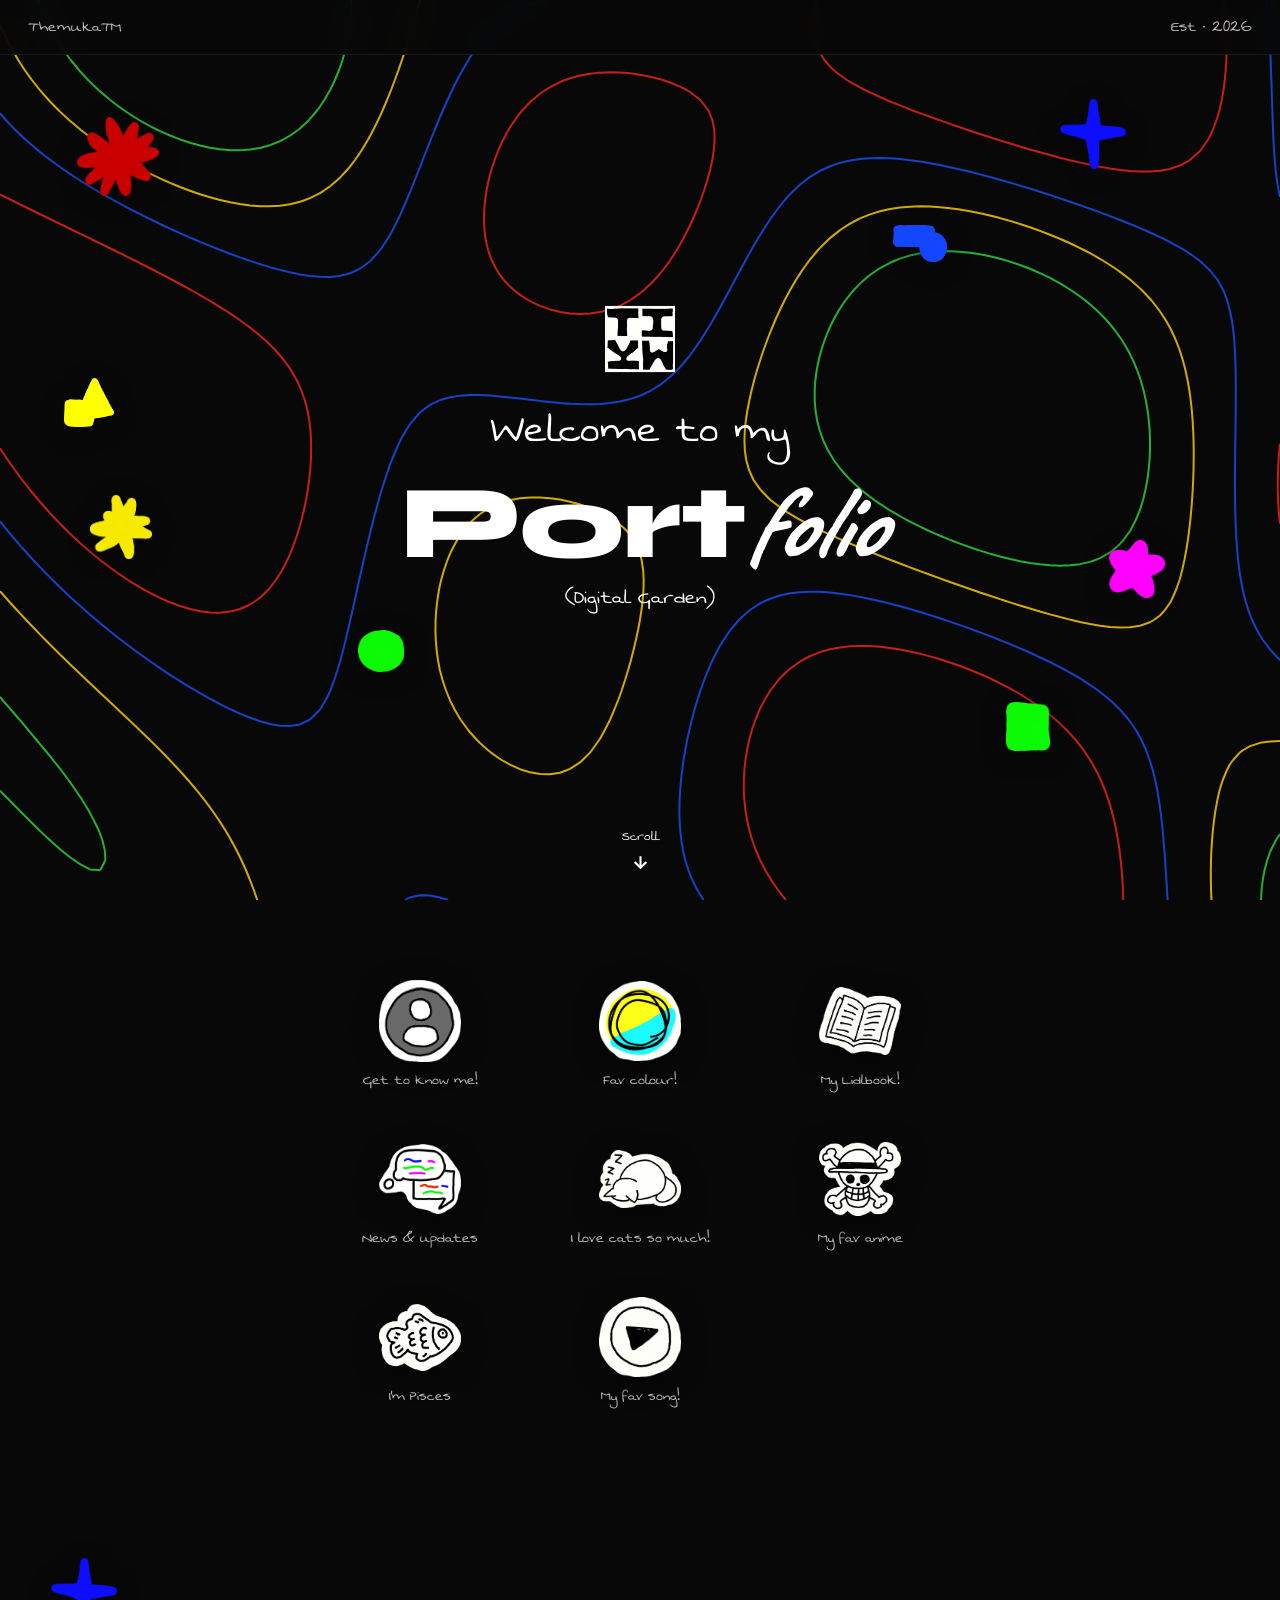
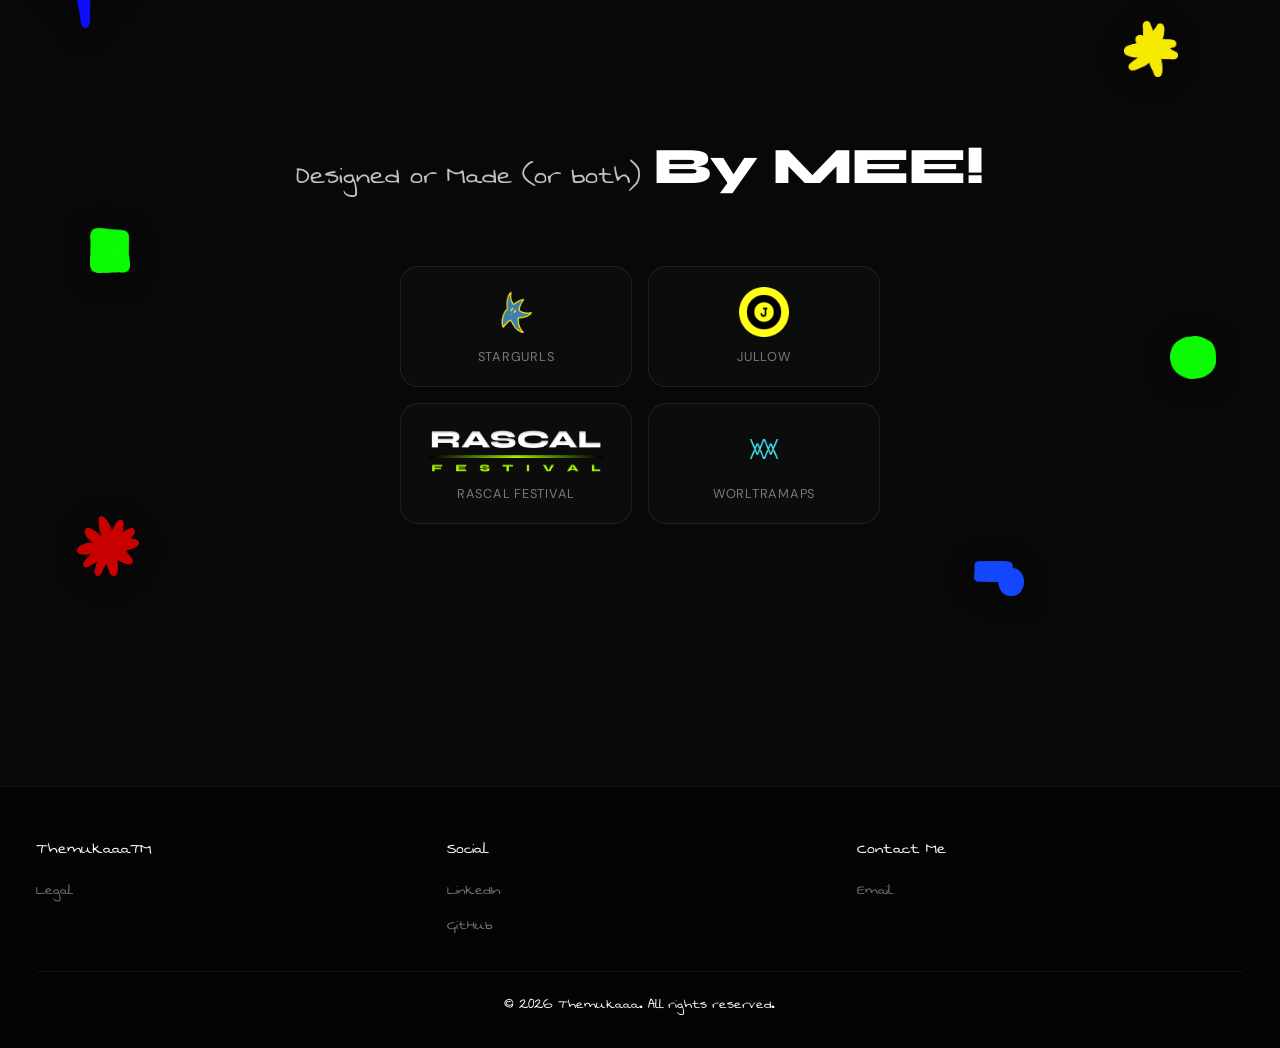
<file: index.html>
<!DOCTYPE html>
<html lang="en">
<head>
  <meta charset="UTF-8" />
  <meta name="viewport" content="width=device-width, initial-scale=1.0" />

  <title>My Digital Garden</title>
  <meta name="description" content="The personal portfolio and digital garden of themukaaa, a creator based in Greece working across game development, UI design and web development." />
  <meta name="author" content="themukaaa" />
  <link rel="canonical" href="https://themukaaa.com/" />

  <meta property="og:type" content="website" />
  <meta property="og:site_name" content="My Digital Garden" />
  <meta property="og:title" content="My Digital Garden" />
  <meta property="og:description" content="The personal portfolio and digital garden of themukaaa, a creator based in Greece." />
  <meta property="og:url" content="https://themukaaa.com/" />

  <meta name="twitter:card" content="summary" />
  <meta name="twitter:title" content="My Digital Garden" />
  <meta name="twitter:description" content="The personal portfolio and digital garden of themukaaa, a creator based in Greece." />

  <link rel="icon" href="/favicon.ico" sizes="any" />
  <link rel="icon" href="/favicon.svg" type="image/svg+xml" />
  <link rel="stylesheet" href="/css/style.css" />
</head>

<body>
  <a class="skip-link" href="#main">Skip to content</a>

  <canvas id="bgCanvas" aria-hidden="true"></canvas>

  <header class="site-header">
    <a class="nav-name" href="/">Themuka&#8482;</a>
    <span class="nav-est">Est &middot; 2026</span>
  </header>

  <main id="main" class="page-main">

    <section class="hero" aria-labelledby="hero-heading">
      <img src="/assets/stickers/shape-star-1.png" class="deco-scroll" style="top:13%;left:6%;width:82px;animation-delay:0s;animation-duration:7s" alt="" />
      <img src="/assets/stickers/shape-star-2.png" class="deco-scroll" style="top:11%;right:12%;width:66px;animation-delay:1.2s;animation-duration:9s" alt="" />
      <img src="/assets/stickers/shape-star-3.png" class="deco-scroll" style="top:60%;right:9%;width:56px;animation-delay:0.5s;animation-duration:8s" alt="" />
      <img src="/assets/stickers/shape-star-4.png" class="deco-scroll" style="top:55%;left:7%;width:62px;animation-delay:2s;animation-duration:11s" alt="" />
      <img src="/assets/stickers/shape-1.png" class="deco-scroll" style="top:70%;left:28%;width:46px;animation-delay:1s;animation-duration:10s" alt="" />
      <img src="/assets/stickers/shape-2.png" class="deco-scroll" style="top:25%;right:26%;width:54px;animation-delay:3s;animation-duration:8s" alt="" />
      <img src="/assets/stickers/shape-3.png" class="deco-scroll" style="top:78%;right:18%;width:44px;animation-delay:0.8s;animation-duration:12s" alt="" />
      <img src="/assets/stickers/shape-4.png" class="deco-scroll" style="top:42%;left:5%;width:50px;animation-delay:1.5s;animation-duration:9s" alt="" />

      <div class="hero-inner">
        <img class="hero-logo" src="/assets/logos/thmk-logo.png" width="70" height="70" alt="THMK monogram logo" />

        <p class="hero-welcome">Welcome to my</p>

        <h1 id="hero-heading" class="hero-title">
          <span class="hero-port">Port</span><span class="hero-folio">folio</span>
        </h1>

        <p class="hero-garden">(Digital Garden)</p>
      </div>

      <p class="scroll-hint" aria-hidden="true">
        <span>Scroll</span>
        <svg width="20" height="20" viewBox="0 0 24 24" fill="none" stroke="currentColor" stroke-width="2.5" focusable="false">
          <line x1="12" y1="5" x2="12" y2="19" />
          <polyline points="19 12 12 19 5 12" />
        </svg>
      </p>
    </section>

    <section class="stickers-section" aria-labelledby="explore-heading">
      <h2 id="explore-heading" class="visually-hidden">Explore my world</h2>

      <ul class="stickers-grid">
        <li>
          <a class="sticker-item" href="/me/">
            <img class="sticker-img" src="/assets/stickers/sticker-me.png" alt="" />
            <span class="sticker-label">Get to know me!</span>
          </a>
        </li>

        <li>
          <div class="sticker-item is-static">
            <img class="sticker-img" src="/assets/stickers/sticker-color.png" alt="A scribbled circle representing my favourite colour" />
            <span class="sticker-label">Fav colour!</span>
          </div>
        </li>

        <li>
          <a class="sticker-item" href="/scrapbooks/">
            <img class="sticker-img" src="/assets/stickers/sticker-book.png" alt="" />
            <span class="sticker-label">My Lidlbook!</span>
          </a>
        </li>

        <li>
          <a class="sticker-item" href="/updates/">
            <img class="sticker-img" src="/assets/stickers/sticker-chat.png" alt="" />
            <span class="sticker-label">News &amp; updates</span>
          </a>
        </li>

        <li>
          <a class="sticker-item" href="/cats/">
            <img class="sticker-img" src="/assets/stickers/sticker-cat.png" alt="" />
            <span class="sticker-label">I love cats so much!</span>
          </a>
        </li>

        <li>
          <a class="sticker-item" href="/anime/">
            <img class="sticker-img" src="/assets/stickers/sticker-anime.png" alt="" />
            <span class="sticker-label">My fav anime</span>
          </a>
        </li>

        <li>
          <div class="sticker-item is-static">
            <img class="sticker-img" src="/assets/stickers/sticker-fish.png" alt="A hand drawn fish for my Pisces star sign" />
            <span class="sticker-label">I'm Pisces</span>
          </div>
        </li>

        <li>
          <a class="sticker-item" href="/songs/">
            <img class="sticker-img" src="/assets/stickers/sticker-music.png" alt="" />
            <span class="sticker-label">My fav song!</span>
          </a>
        </li>
      </ul>
    </section>

    <section class="made-section" aria-labelledby="made-heading">
      <img src="/assets/stickers/shape-star-2.png" class="deco-scroll" style="top:8%;left:4%;width:66px;animation-delay:0s;animation-duration:8s" alt="" />
      <img src="/assets/stickers/shape-star-4.png" class="deco-scroll" style="top:15%;right:8%;width:54px;animation-delay:2s;animation-duration:11s" alt="" />
      <img src="/assets/stickers/shape-1.png" class="deco-scroll" style="top:50%;right:5%;width:46px;animation-delay:1s;animation-duration:9s" alt="" />
      <img src="/assets/stickers/shape-star-1.png" class="deco-scroll" style="top:70%;left:6%;width:62px;animation-delay:0.5s;animation-duration:7s" alt="" />
      <img src="/assets/stickers/shape-2.png" class="deco-scroll" style="top:75%;right:20%;width:50px;animation-delay:1.8s;animation-duration:10s" alt="" />
      <img src="/assets/stickers/shape-3.png" class="deco-scroll" style="top:38%;left:7%;width:40px;animation-delay:3s;animation-duration:13s" alt="" />

      <div class="made-title-wrap">
        <div class="made-inline">
          <p class="made-sub">Designed or Made (or both)</p>
          <h2 id="made-heading" class="made-title">By MEE!</h2>
        </div>
      </div>

      <ul class="brands-grid">
        <li>
          <a class="brand-item" href="https://stargurls.com" target="_blank" rel="noopener noreferrer">
            <img src="/assets/brands/stargurls-logo.png" alt="Stargurls logo" />
            <span>Stargurls</span>
          </a>
        </li>
        <li>
          <a class="brand-item" href="https://jullow.com" target="_blank" rel="noopener noreferrer">
            <img src="/assets/brands/jullow-logo.png" alt="Jullow logo" />
            <span>Jullow</span>
          </a>
        </li>
        <li>
          <a class="brand-item" href="https://rascalfestival.gr" target="_blank" rel="noopener noreferrer">
            <img src="/assets/brands/rascal-logo.png" alt="Rascal Festival logo" />
            <span>Rascal Festival</span>
          </a>
        </li>
        <li>
          <a class="brand-item" href="/">
            <img src="/assets/brands/worltramaps-logo.png" alt="Worltramaps logo" />
            <span>Worltramaps</span>
          </a>
        </li>
      </ul>
    </section>

  </main>

  <footer class="site-footer">
    <div class="footer-col">
      <h2>Themukaaa&#8482;</h2>
      <a href="/legal/">Legal</a>
    </div>

    <div class="footer-col">
      <h2>Social</h2>
      <a href="https://www.linkedin.com/in/themukaaa" target="_blank" rel="noopener noreferrer">LinkedIn</a>
      <a href="https://github.com/themukaaa" target="_blank" rel="noopener noreferrer">GitHub</a>
    </div>

    <div class="footer-col">
      <h2>Contact Me</h2>
      <a href="mailto:hello@themukaaa.com">Email</a>
    </div>

    <p class="footer-copy">&copy; 2026 Themukaaa. All rights reserved.</p>
  </footer>

  <script src="/js/script.js"></script>
</body>
</html>
</file>
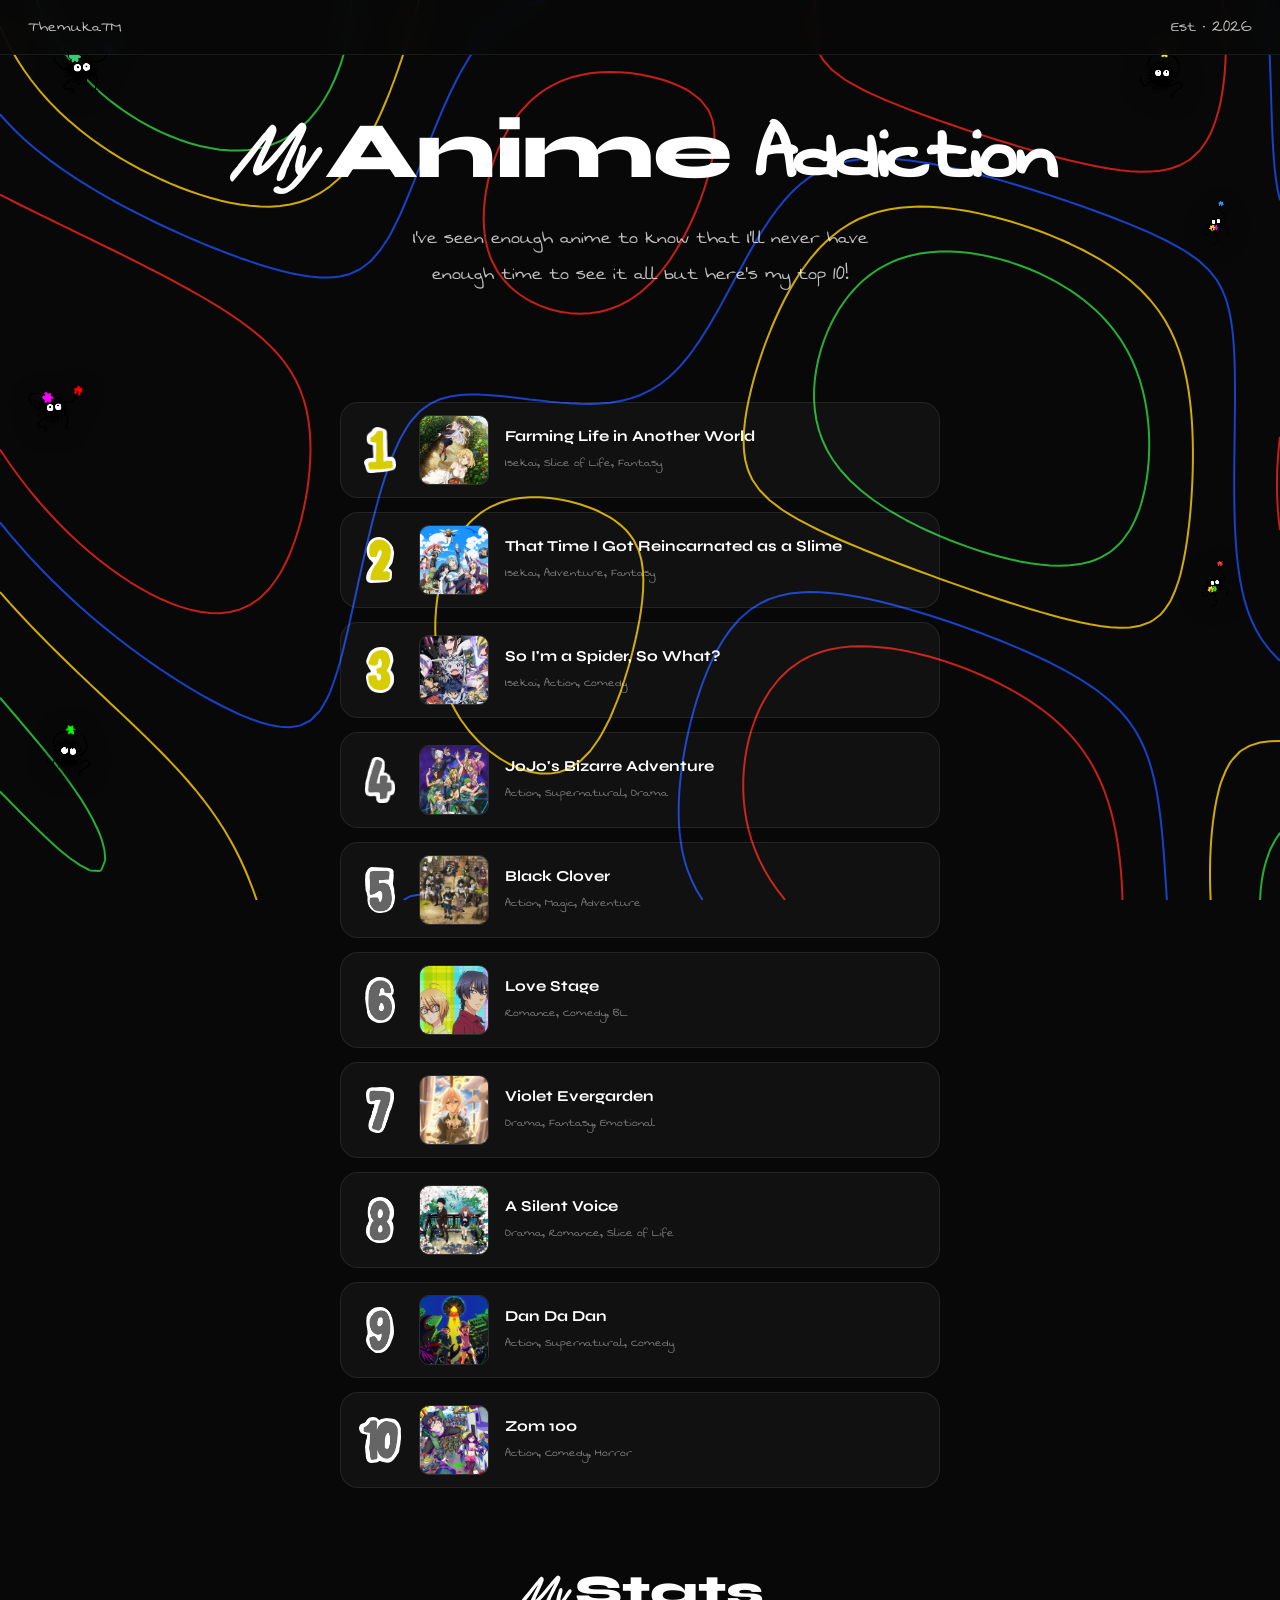
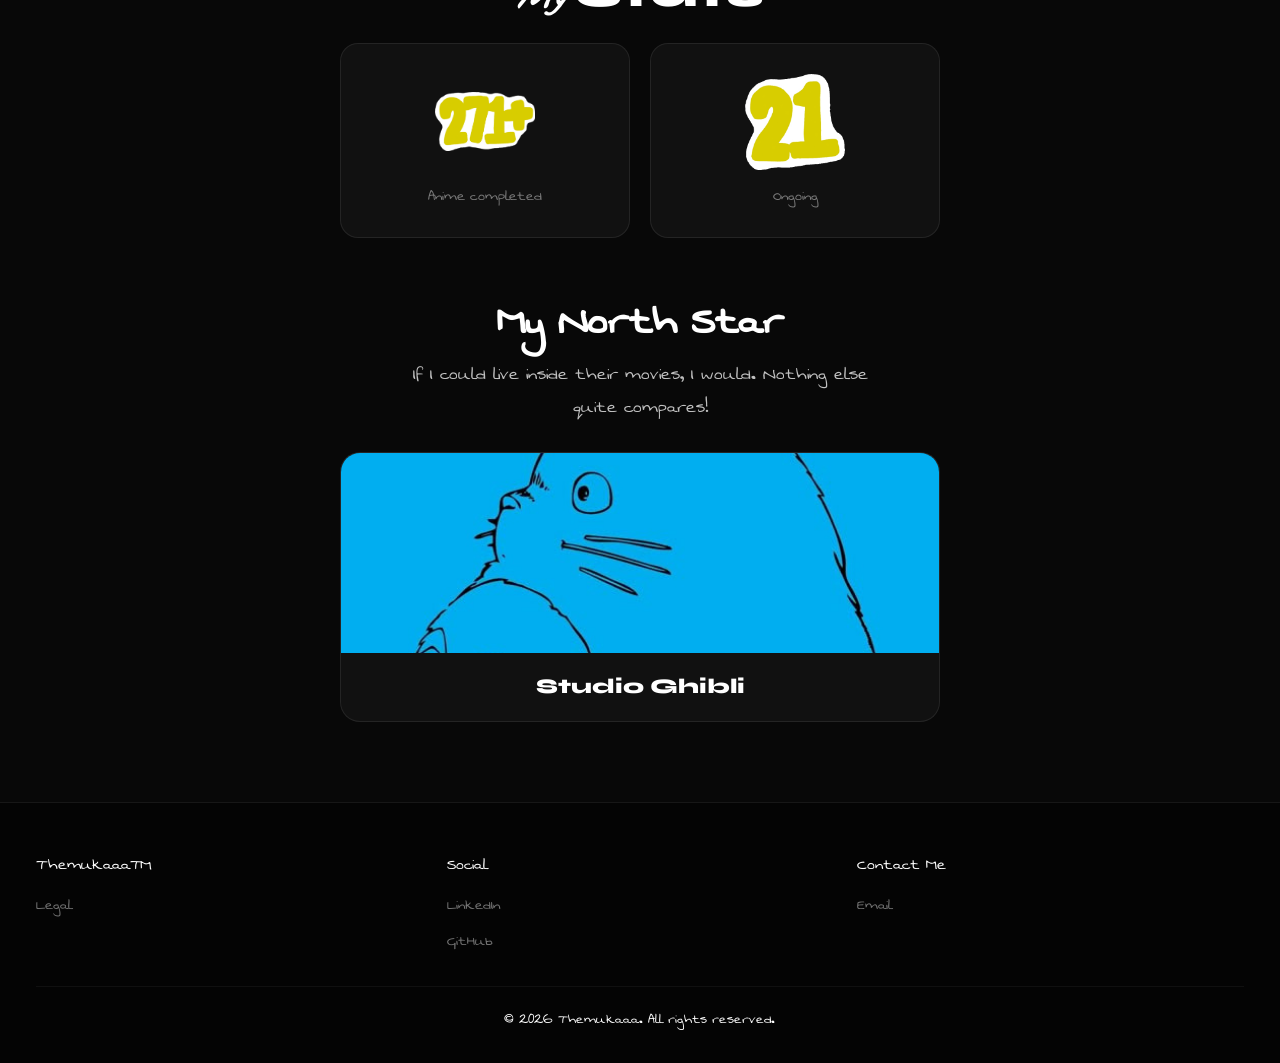
<file: anime/index.html>
<!DOCTYPE html>
<html lang="en">
<head>
  <meta charset="UTF-8" />
  <meta name="viewport" content="width=device-width, initial-scale=1.0" />

  <title>My Anime Addiction - Themukaaa</title>
  <meta name="description" content="My top 10 favourite anime, my watch stats, and the studio that shaped how I think about storytelling." />
  <meta name="author" content="themukaaa" />
  <link rel="canonical" href="https://themukaaa.com/anime/" />

  <meta property="og:type" content="article" />
  <meta property="og:site_name" content="Themukaaa" />
  <meta property="og:title" content="My Anime Addiction - Themukaaa" />
  <meta property="og:description" content="My top 10 favourite anime, my watch stats, and the studio that shaped how I think about storytelling." />
  <meta property="og:url" content="https://themukaaa.com/anime/" />

  <meta name="twitter:card" content="summary" />
  <meta name="twitter:title" content="My Anime Addiction - Themukaaa" />
  <meta name="twitter:description" content="My top 10 favourite anime and my watch stats." />

  <link rel="icon" href="/favicon.ico" sizes="any" />
  <link rel="icon" href="/favicon.svg" type="image/svg+xml" />
  <link rel="stylesheet" href="/css/style.css" />
</head>

<body>
  <a class="skip-link" href="#main">Skip to content</a>

  <canvas id="bgCanvas" aria-hidden="true"></canvas>

  <img src="/assets/stickers/susuwatari-1.svg" class="deco" style="top:4%;left:4%;width:65px;animation-delay:0s;animation-duration:7s" alt="" />
  <img src="/assets/stickers/susuwatari-2.svg" class="deco" style="top:5%;right:7%;width:55px;animation-delay:1.5s;animation-duration:9s" alt="" />
  <img src="/assets/stickers/susuwatari-3.svg" class="deco" style="top:22%;right:3%;width:50px;animation-delay:0.8s;animation-duration:8s" alt="" />
  <img src="/assets/stickers/susuwatari-4.svg" class="deco" style="top:42%;left:2%;width:60px;animation-delay:2s;animation-duration:11s" alt="" />
  <img src="/assets/stickers/susuwatari-5.svg" class="deco" style="top:62%;right:3%;width:52px;animation-delay:0.4s;animation-duration:10s" alt="" />
  <img src="/assets/stickers/susuwatari-6.svg" class="deco" style="top:80%;left:3%;width:58px;animation-delay:1.2s;animation-duration:8s" alt="" />

  <header class="site-header">
    <a class="nav-name" href="/">Themuka&#8482;</a>
    <span class="nav-est">Est &middot; 2026</span>
  </header>

  <main id="main" class="page-main">

    <section class="anime-hero" aria-labelledby="anime-heading">
      <h1 id="anime-heading" class="anime-title">
        <span class="anime-word-my">My </span><span class="anime-word-anime">Anime </span><span class="anime-word-addiction">Addiction</span>
      </h1>
      <p class="anime-intro">I've seen enough anime to know that I'll never have enough time to see it all but here's my top 10!</p>
    </section>

    <section class="section" aria-labelledby="anime-list-heading">
      <h2 id="anime-list-heading" class="visually-hidden">My top 10 anime</h2>

      <ol class="anime-list">
        <li class="anime-card">
          <img class="anime-rank" src="/assets/stickers/ranking-1.png" alt="Number 1" />
          <img class="anime-cover" src="/assets/photos/farming-life.svg" alt="Farming Life in Another World cover art" />
          <div class="anime-info">
            <h3 class="anime-name">Farming Life in Another World</h3>
            <p class="anime-genre">Isekai, Slice of Life, Fantasy</p>
          </div>
        </li>

        <li class="anime-card">
          <img class="anime-rank" src="/assets/stickers/ranking-2.png" alt="Number 2" />
          <img class="anime-cover" src="/assets/photos/slime.svg" alt="That Time I Got Reincarnated as a Slime cover art" />
          <div class="anime-info">
            <h3 class="anime-name">That Time I Got Reincarnated as a Slime</h3>
            <p class="anime-genre">Isekai, Adventure, Fantasy</p>
          </div>
        </li>

        <li class="anime-card">
          <img class="anime-rank" src="/assets/stickers/ranking-3.png" alt="Number 3" />
          <img class="anime-cover" src="/assets/photos/spider.svg" alt="So I'm a Spider, So What? cover art" />
          <div class="anime-info">
            <h3 class="anime-name">So I'm a Spider, So What?</h3>
            <p class="anime-genre">Isekai, Action, Comedy</p>
          </div>
        </li>

        <li class="anime-card">
          <img class="anime-rank" src="/assets/stickers/ranking-4.png" alt="Number 4" />
          <img class="anime-cover" src="/assets/photos/jojo.svg" alt="JoJo's Bizarre Adventure cover art" />
          <div class="anime-info">
            <h3 class="anime-name">JoJo's Bizarre Adventure</h3>
            <p class="anime-genre">Action, Supernatural, Drama</p>
          </div>
        </li>

        <li class="anime-card">
          <img class="anime-rank" src="/assets/stickers/ranking-5.png" alt="Number 5" />
          <img class="anime-cover" src="/assets/photos/black-clover.svg" alt="Black Clover cover art" />
          <div class="anime-info">
            <h3 class="anime-name">Black Clover</h3>
            <p class="anime-genre">Action, Magic, Adventure</p>
          </div>
        </li>

        <li class="anime-card">
          <img class="anime-rank" src="/assets/stickers/ranking-6.png" alt="Number 6" />
          <img class="anime-cover" src="/assets/photos/love-stage.svg" alt="Love Stage cover art" />
          <div class="anime-info">
            <h3 class="anime-name">Love Stage</h3>
            <p class="anime-genre">Romance, Comedy, BL</p>
          </div>
        </li>

        <li class="anime-card">
          <img class="anime-rank" src="/assets/stickers/ranking-7.png" alt="Number 7" />
          <img class="anime-cover" src="/assets/photos/violet.svg" alt="Violet Evergarden cover art" />
          <div class="anime-info">
            <h3 class="anime-name">Violet Evergarden</h3>
            <p class="anime-genre">Drama, Fantasy, Emotional</p>
          </div>
        </li>

        <li class="anime-card">
          <img class="anime-rank" src="/assets/stickers/ranking-8.png" alt="Number 8" />
          <img class="anime-cover" src="/assets/photos/silent-voice.svg" alt="A Silent Voice cover art" />
          <div class="anime-info">
            <h3 class="anime-name">A Silent Voice</h3>
            <p class="anime-genre">Drama, Romance, Slice of Life</p>
          </div>
        </li>

        <li class="anime-card">
          <img class="anime-rank" src="/assets/stickers/ranking-9.png" alt="Number 9" />
          <img class="anime-cover" src="/assets/photos/dan-da-dan.svg" alt="Dan Da Dan cover art" />
          <div class="anime-info">
            <h3 class="anime-name">Dan Da Dan</h3>
            <p class="anime-genre">Action, Supernatural, Comedy</p>
          </div>
        </li>

        <li class="anime-card">
          <img class="anime-rank" src="/assets/stickers/ranking-10.png" alt="Number 10" />
          <img class="anime-cover" src="/assets/photos/zom-100.svg" alt="Zom 100 cover art" />
          <div class="anime-info">
            <h3 class="anime-name">Zom 100</h3>
            <p class="anime-genre">Action, Comedy, Horror</p>
          </div>
        </li>
      </ol>
    </section>

    <section class="section section-centered" aria-labelledby="stats-heading">
      <h2 id="stats-heading" class="section-title">
        <span class="type-hand">My </span><span class="type-display">Stats</span>
      </h2>

      <ul class="stats-grid">
        <li class="stat-card">
          <img class="stat-sticker" src="/assets/stickers/271.png" alt="271 plus" />
          <p class="stat-label">Anime completed</p>
        </li>
        <li class="stat-card">
          <img class="stat-sticker" src="/assets/stickers/21.png" alt="21" />
          <p class="stat-label">Ongoing</p>
        </li>
      </ul>
    </section>

    <section class="section section-centered northstar" aria-labelledby="northstar-heading">
      <h2 id="northstar-heading" class="northstar-heading">My North Star</h2>
      <p class="northstar-quote">If I could live inside their movies, I would. Nothing else quite compares!</p>

      <a class="ghibli-card" href="https://www.ghibli.jp/" target="_blank" rel="noopener noreferrer">
        <img class="ghibli-img" src="/assets/photos/studio-ghibli.svg" alt="Studio Ghibli artwork" />
        <span class="ghibli-body">
          <span class="ghibli-name">Studio Ghibli</span>
          <span class="visually-hidden">Opens the official website in a new tab</span>
        </span>
      </a>
    </section>

  </main>

  <footer class="site-footer">
    <div class="footer-col">
      <h2>Themukaaa&#8482;</h2>
      <a href="/legal/">Legal</a>
    </div>

    <div class="footer-col">
      <h2>Social</h2>
      <a href="https://www.linkedin.com/in/themukaaa" target="_blank" rel="noopener noreferrer">LinkedIn</a>
      <a href="https://github.com/themukaaa" target="_blank" rel="noopener noreferrer">GitHub</a>
    </div>

    <div class="footer-col">
      <h2>Contact Me</h2>
      <a href="mailto:hello@themukaaa.com">Email</a>
    </div>

    <p class="footer-copy">&copy; 2026 Themukaaa. All rights reserved.</p>
  </footer>

  <script src="/js/script.js"></script>
</body>
</html>
</file>
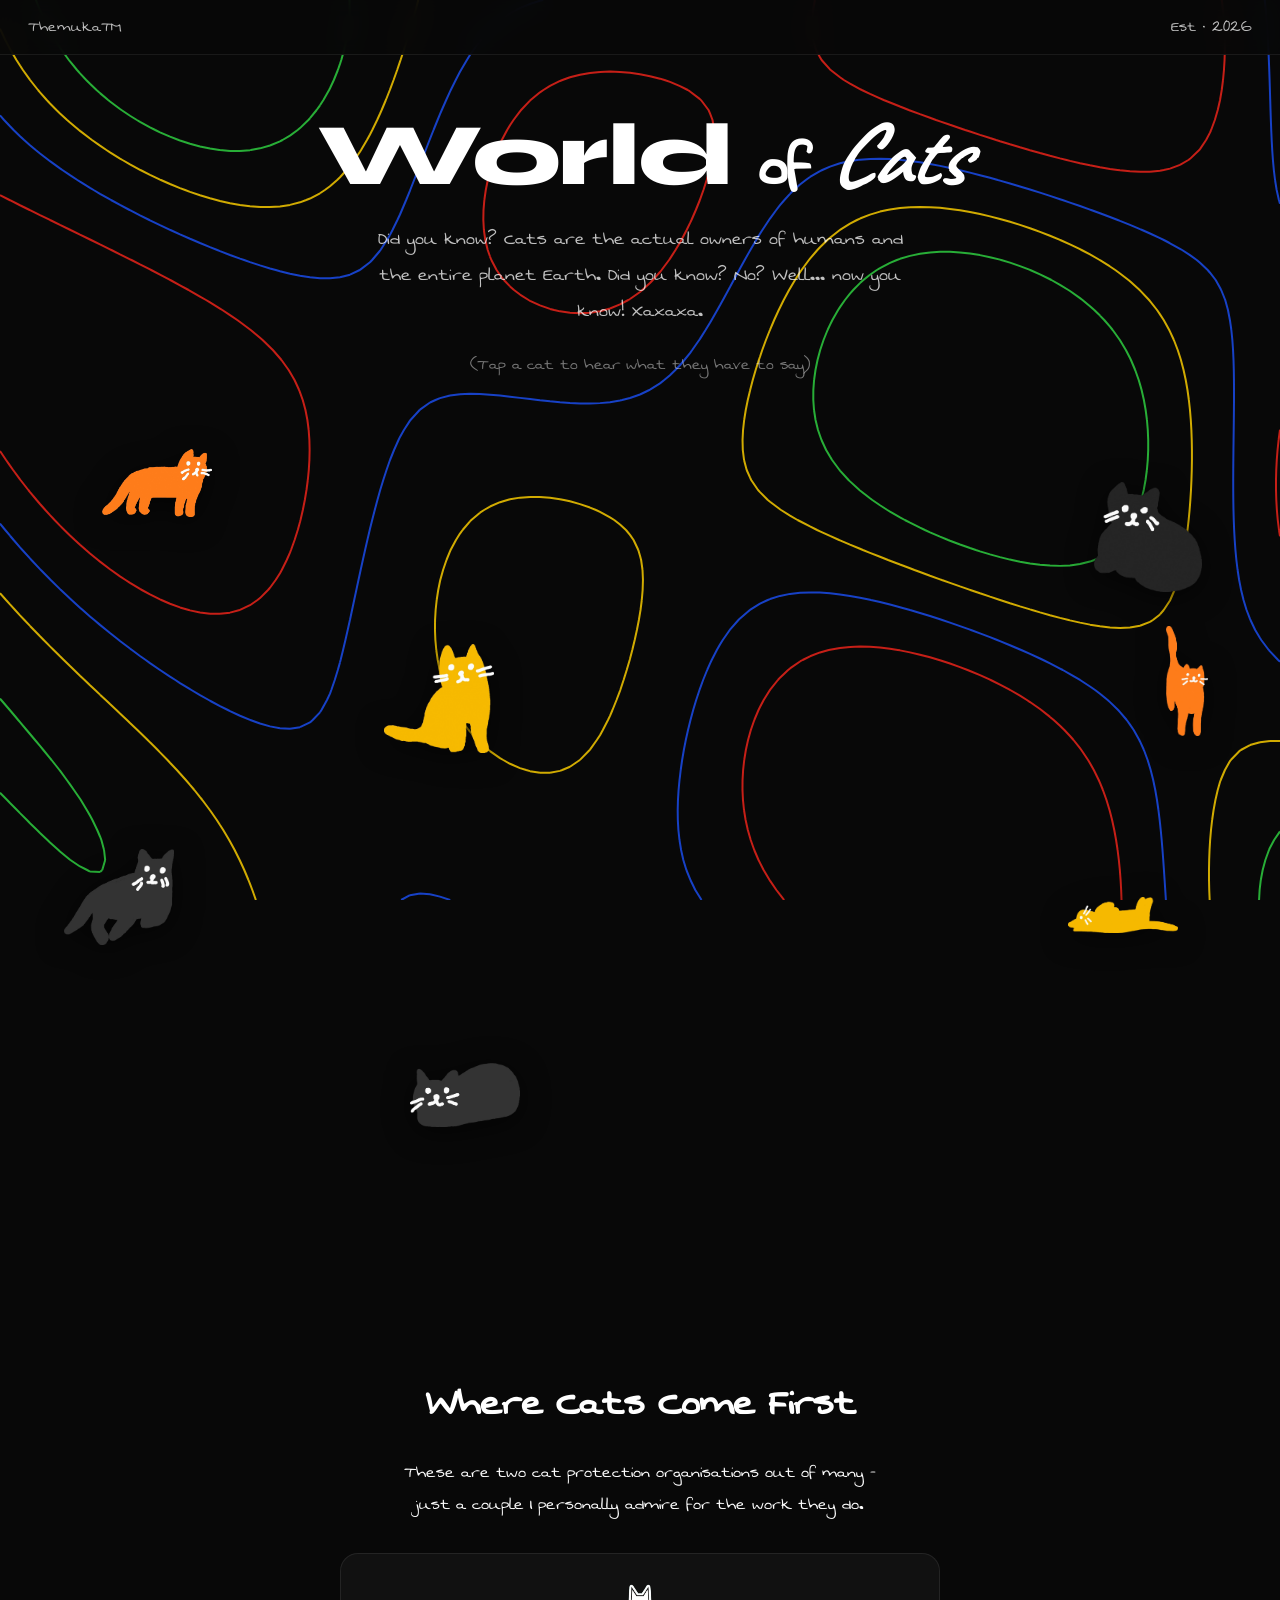
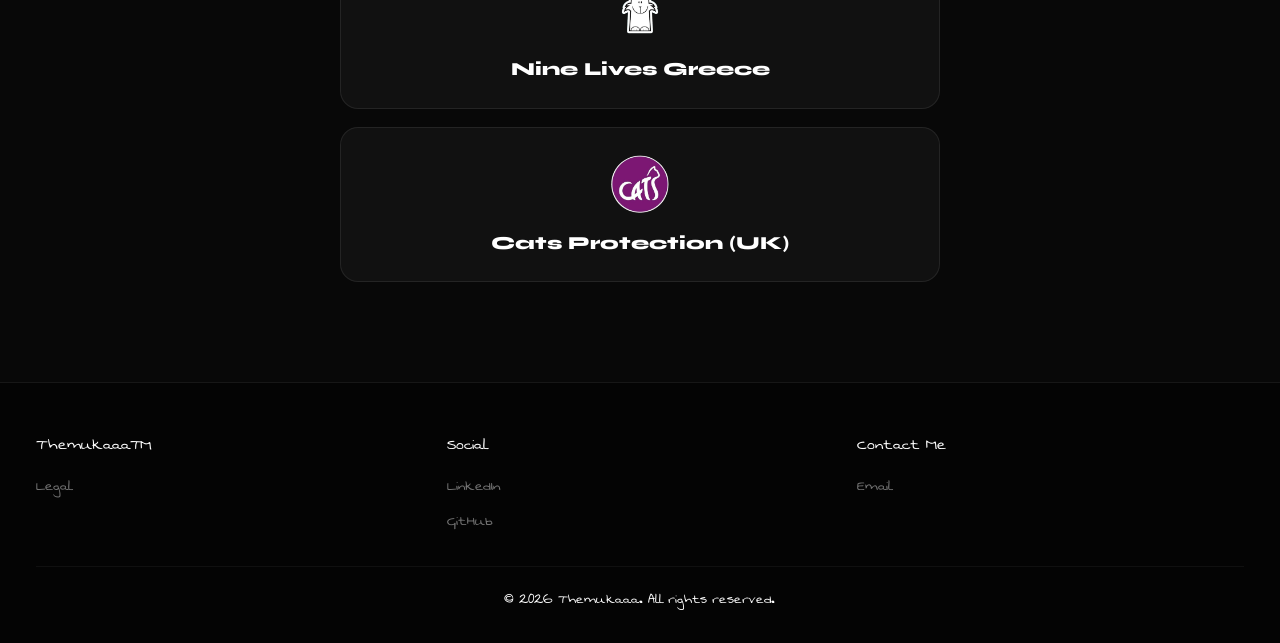
<file: cats/index.html>
<!DOCTYPE html>
<html lang="en">
<head>
  <meta charset="UTF-8" />
  <meta name="viewport" content="width=device-width, initial-scale=1.0" />

  <title>World of Cats - Themukaaa</title>
  <meta name="description" content="Seven hand drawn cats with a fun fact each, plus two cat protection organisations worth knowing about." />
  <meta name="author" content="themukaaa" />
  <link rel="canonical" href="https://themukaaa.com/cats/" />

  <meta property="og:type" content="article" />
  <meta property="og:site_name" content="Themukaaa" />
  <meta property="og:title" content="World of Cats - Themukaaa" />
  <meta property="og:description" content="Seven hand drawn cats with a fun fact each, plus two cat protection organisations worth knowing about." />
  <meta property="og:url" content="https://themukaaa.com/cats/" />

  <meta name="twitter:card" content="summary" />
  <meta name="twitter:title" content="World of Cats - Themukaaa" />
  <meta name="twitter:description" content="Seven hand drawn cats with a fun fact each." />

  <link rel="icon" href="/favicon.ico" sizes="any" />
  <link rel="icon" href="/favicon.svg" type="image/svg+xml" />
  <link rel="stylesheet" href="/css/style.css" />
</head>

<body>
  <a class="skip-link" href="#main">Skip to content</a>

  <canvas id="bgCanvas" aria-hidden="true"></canvas>

  <header class="site-header">
    <a class="nav-name" href="/">Themuka&#8482;</a>
    <span class="nav-est">Est &middot; 2026</span>
  </header>

  <main id="main" class="page-main">

    <section class="cats-hero" aria-labelledby="cats-heading">
      <h1 id="cats-heading" class="cats-title">
        <span class="cats-word-world">World </span><span class="cats-word-of">of </span><span class="cats-word-cats">Cats</span>
      </h1>
      <p class="cats-intro">Did you know? Cats are the actual owners of humans and the entire planet Earth. Did you know? No? Well... now you know! Xaxaxa.</p>
      <p class="cats-tap-hint">(Tap a cat to hear what they have to say)</p>
    </section>

    <section class="cats-field-section" aria-labelledby="cats-field-heading">
      <h2 id="cats-field-heading" class="visually-hidden">Meet the cats</h2>

      <div class="cats-field">
        <div class="cat-item" style="top:2%;left:8%">
          <button class="cat-button" type="button" aria-expanded="false" aria-controls="fact-1">
            <img class="cat-img" src="/assets/stickers/cat-1.png" alt="An orange cat standing" />
            <span class="visually-hidden">Show fun fact</span>
          </button>
          <p class="cat-bubble" id="fact-1">Did you know that all orange cats are crazy? Xaxax</p>
        </div>

        <div class="cat-item" style="top:8%;right:6%">
          <button class="cat-button" type="button" aria-expanded="false" aria-controls="fact-2">
            <img class="cat-img" src="/assets/stickers/cat-2.png" alt="A dark grey cat sitting" />
            <span class="visually-hidden">Show fun fact</span>
          </button>
          <p class="cat-bubble" id="fact-2">If I look at you and slowly blink, I'm basically saying "I love you" and "I trust you." It's the highest compliment a cat can give!</p>
        </div>

        <div class="cat-item" style="top:26%;left:30%">
          <button class="cat-button" type="button" aria-expanded="false" aria-controls="fact-3">
            <img class="cat-img" src="/assets/stickers/cat-3.png" alt="A yellow cat standing upright" />
            <span class="visually-hidden">Show fun fact</span>
          </button>
          <p class="cat-bubble" id="fact-3">Did you know my whiskers are as wide as my body? They help me calculate if I can fit through that tiny hole (spoiler I usually can.)</p>
        </div>

        <div class="cat-item" style="top:24%;right:3%">
          <button class="cat-button" type="button" aria-expanded="false" aria-controls="fact-4">
            <img class="cat-img" src="/assets/stickers/cat-4.png" alt="An orange cat with its tail up" />
            <span class="visually-hidden">Show fun fact</span>
          </button>
          <p class="cat-bubble" id="fact-4">Physics has nothing on me.</p>
        </div>

        <div class="cat-item" style="top:48%;left:5%">
          <button class="cat-button" type="button" aria-expanded="false" aria-controls="fact-5">
            <img class="cat-img" src="/assets/stickers/cat-5.png" alt="A dark grey cat lying down" />
            <span class="visually-hidden">Show fun fact</span>
          </button>
          <p class="cat-bubble" id="fact-5">When my whiskers twitch in my sleep, I'm probably dreaming about catching a giant laser pointer. Don't wake me up, I'm winning!</p>
        </div>

        <div class="cat-item" style="top:50%;right:8%">
          <button class="cat-button" type="button" aria-expanded="false" aria-controls="fact-6">
            <img class="cat-img" src="/assets/stickers/cat-6.png" alt="A yellow cat stretched out on its back" />
            <span class="visually-hidden">Show fun fact</span>
          </button>
          <p class="cat-bubble" id="fact-6">Did you know I have legendary hearing? I can hear you opening a treat bag from three rooms away, but when you call my name... I'm just choosing to ignore you. Xaxaxa.</p>
        </div>

        <div class="cat-item" style="top:70%;left:32%">
          <button class="cat-button" type="button" aria-expanded="false" aria-controls="fact-7">
            <img class="cat-img" src="/assets/stickers/cat-7.png" alt="A dark grey cat curled up" />
            <span class="visually-hidden">Show fun fact</span>
          </button>
          <p class="cat-bubble" id="fact-7">Just like your fingerprints, my nose print is 100% unique. No other cat in the world has a nose pattern like mine.</p>
        </div>
      </div>
    </section>

    <section class="section section-centered charity-section" aria-labelledby="charity-heading">
      <h2 id="charity-heading" class="charity-heading">Where Cats Come First</h2>
      <p class="charity-intro">These are two cat protection organisations out of many - just a couple I personally admire for the work they do.</p>

      <ul class="charity-grid">
        <li>
          <a class="charity-card" href="https://www.ninelivesgreece.com/" target="_blank" rel="noopener noreferrer">
            <img class="charity-logo" src="/assets/photos/nlg.svg" alt="Nine Lives Greece logo" />
            <span class="charity-name">Nine Lives Greece</span>
            <span class="visually-hidden">Opens in a new tab</span>
          </a>
        </li>
        <li>
          <a class="charity-card" href="https://www.cats.org.uk/" target="_blank" rel="noopener noreferrer">
            <img class="charity-logo" src="/assets/photos/cpuk.svg" alt="Cats Protection UK logo" />
            <span class="charity-name">Cats Protection (UK)</span>
            <span class="visually-hidden">Opens in a new tab</span>
          </a>
        </li>
      </ul>
    </section>

  </main>

  <footer class="site-footer">
    <div class="footer-col">
      <h2>Themukaaa&#8482;</h2>
      <a href="/legal/">Legal</a>
    </div>

    <div class="footer-col">
      <h2>Social</h2>
      <a href="https://www.linkedin.com/in/themukaaa" target="_blank" rel="noopener noreferrer">LinkedIn</a>
      <a href="https://github.com/themukaaa" target="_blank" rel="noopener noreferrer">GitHub</a>
    </div>

    <div class="footer-col">
      <h2>Contact Me</h2>
      <a href="mailto:hello@themukaaa.com">Email</a>
    </div>

    <p class="footer-copy">&copy; 2026 Themukaaa. All rights reserved.</p>
  </footer>

  <script src="/js/script.js"></script>
  <script>
    (function () {
      'use strict';

      var items = Array.prototype.slice.call(document.querySelectorAll('.cat-item'));
      if (!items.length) return;

      function closeAll() {
        items.forEach(function (item) {
          item.classList.remove('is-open');
          item.querySelector('.cat-button').setAttribute('aria-expanded', 'false');
        });
      }

      function positionBubbles() {
        var screenWidth = window.innerWidth;
        items.forEach(function (item) {
          item.classList.remove('edge-left', 'edge-right');
          var rect = item.getBoundingClientRect();
          var centerX = rect.left + rect.width / 2;
          if (centerX < 140) {
            item.classList.add('edge-left');
          } else if (centerX > screenWidth - 140) {
            item.classList.add('edge-right');
          }
        });
      }

      items.forEach(function (item) {
        var button = item.querySelector('.cat-button');

        button.addEventListener('click', function (event) {
          event.stopPropagation();
          var wasOpen = item.classList.contains('is-open');
          closeAll();
          if (!wasOpen) {
            item.classList.add('is-open');
            button.setAttribute('aria-expanded', 'true');
          }
        });
      });

      document.addEventListener('click', closeAll);

      document.addEventListener('keydown', function (event) {
        if (event.key === 'Escape') closeAll();
      });

      positionBubbles();
      window.addEventListener('resize', positionBubbles);
    })();
  </script>
</body>
</html>
</file>
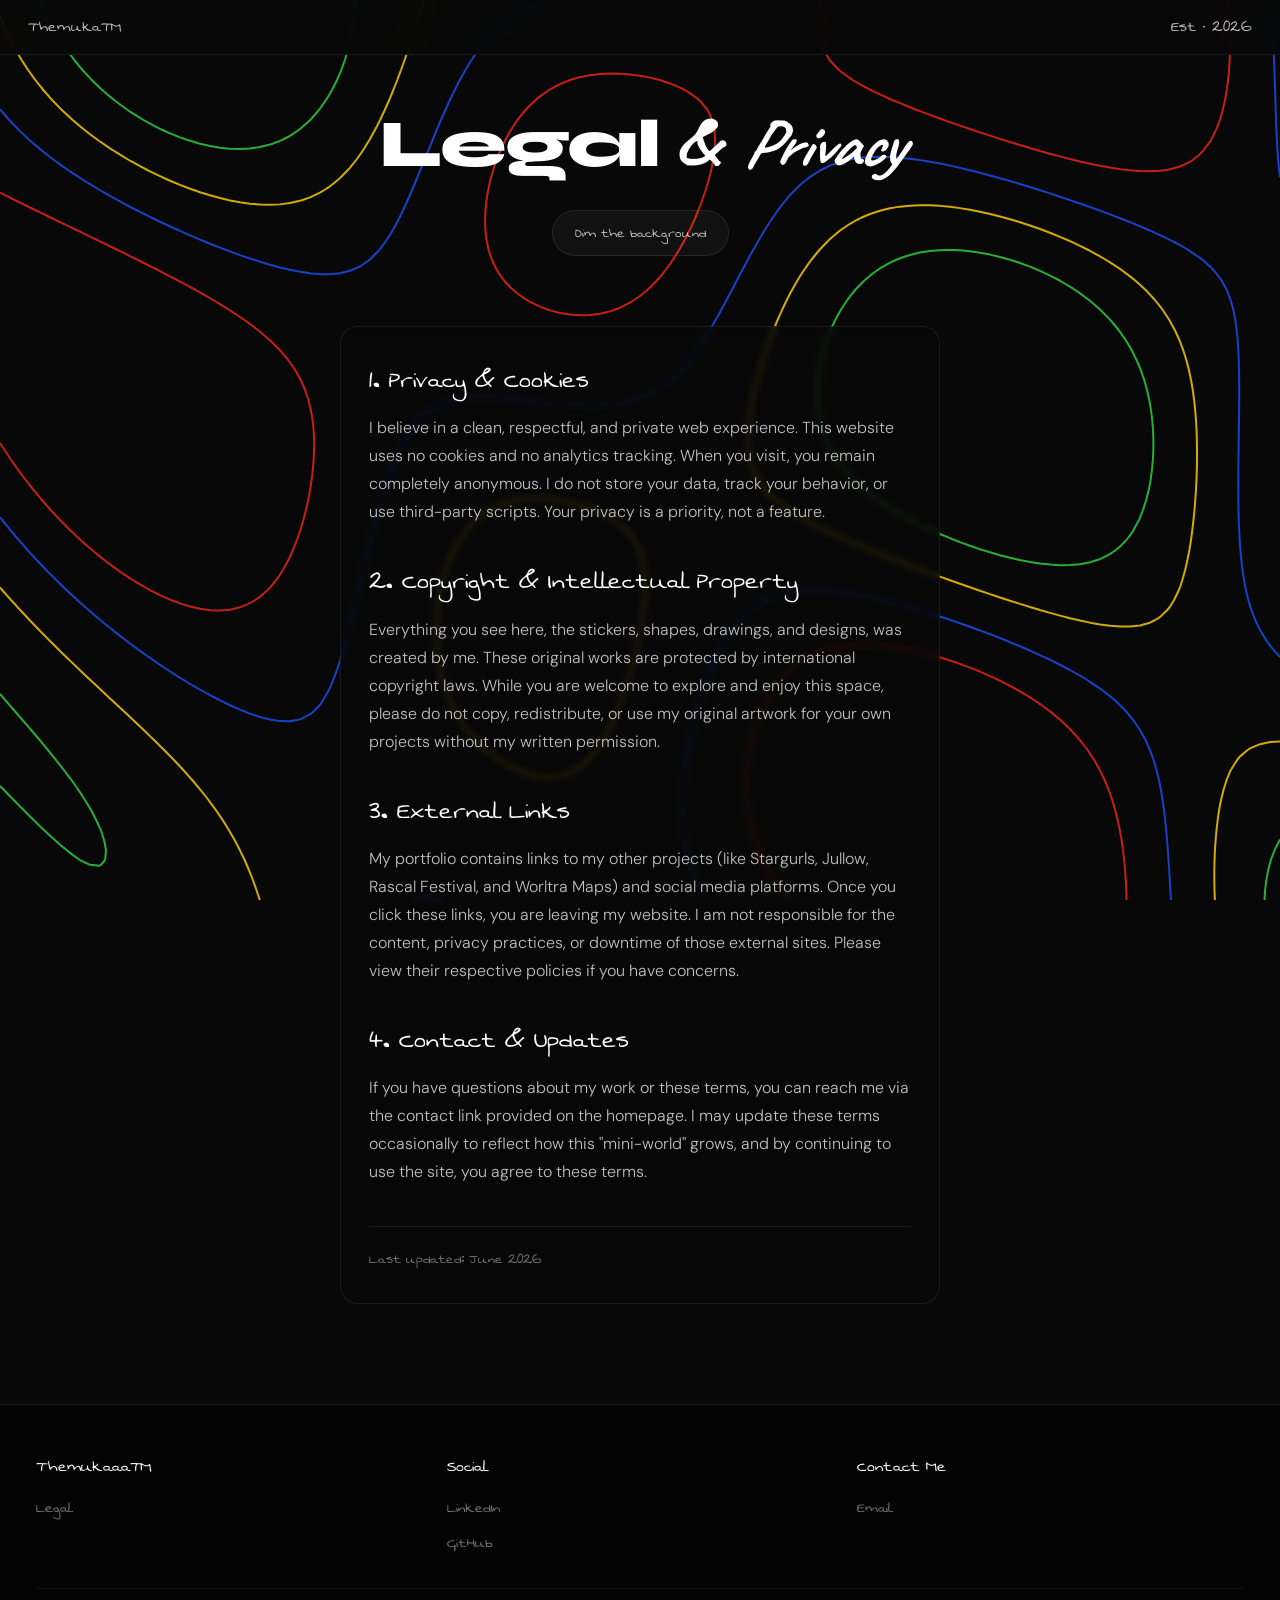
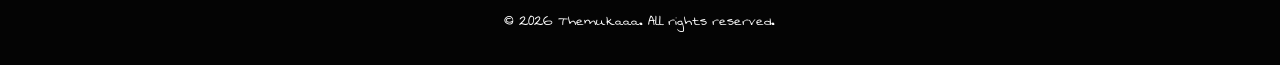
<file: legal/index.html>
<!DOCTYPE html>
<html lang="en">
<head>
  <meta charset="UTF-8" />
  <meta name="viewport" content="width=device-width, initial-scale=1.0" />

  <title>Legal and Privacy - Themukaaa</title>
  <meta name="description" content="Privacy, cookies, copyright and terms of use for themukaaa.com. This site uses no cookies and no analytics tracking." />
  <meta name="author" content="themukaaa" />
  <link rel="canonical" href="https://themukaaa.com/legal/" />

  <meta property="og:type" content="article" />
  <meta property="og:site_name" content="Themukaaa" />
  <meta property="og:title" content="Legal and Privacy - Themukaaa" />
  <meta property="og:description" content="Privacy, cookies, copyright and terms of use for themukaaa.com." />
  <meta property="og:url" content="https://themukaaa.com/legal/" />

  <meta name="twitter:card" content="summary" />
  <meta name="twitter:title" content="Legal and Privacy - Themukaaa" />
  <meta name="twitter:description" content="Privacy, cookies, copyright and terms of use for themukaaa.com." />

  <link rel="icon" href="/favicon.ico" sizes="any" />
  <link rel="icon" href="/favicon.svg" type="image/svg+xml" />
  <link rel="stylesheet" href="/css/style.css" />
</head>

<body>
  <a class="skip-link" href="#main">Skip to content</a>

  <canvas id="bgCanvas" aria-hidden="true"></canvas>

  <header class="site-header">
    <a class="nav-name" href="/">Themuka&#8482;</a>
    <span class="nav-est">Est &middot; 2026</span>
  </header>

  <main id="main" class="page-main">

    <section class="legal-hero" aria-labelledby="legal-heading">
      <h1 id="legal-heading" class="legal-title">
        <span class="legal-word-legal">Legal </span><span class="legal-word-and">&amp; </span><span class="legal-word-privacy">Privacy</span>
      </h1>

      <button class="dim-toggle" type="button" id="dimToggle" aria-pressed="false">
        <span class="dim-toggle-text">Dim the background</span>
      </button>
    </section>

    <section class="section legal-section" aria-labelledby="legal-content-heading">
      <h2 id="legal-content-heading" class="visually-hidden">Legal information</h2>

      <div class="legal-panel">
        <article class="legal-block">
          <h3 class="legal-block-title">1. Privacy &amp; Cookies</h3>
          <p>I believe in a clean, respectful, and private web experience. This website uses no cookies and no analytics tracking. When you visit, you remain completely anonymous. I do not store your data, track your behavior, or use third-party scripts. Your privacy is a priority, not a feature.</p>
        </article>

        <article class="legal-block">
          <h3 class="legal-block-title">2. Copyright &amp; Intellectual Property</h3>
          <p>Everything you see here, the stickers, shapes, drawings, and designs, was created by me. These original works are protected by international copyright laws. While you are welcome to explore and enjoy this space, please do not copy, redistribute, or use my original artwork for your own projects without my written permission.</p>
        </article>

        <article class="legal-block">
          <h3 class="legal-block-title">3. External Links</h3>
          <p>My portfolio contains links to my other projects (like Stargurls, Jullow, Rascal Festival, and Worltra Maps) and social media platforms. Once you click these links, you are leaving my website. I am not responsible for the content, privacy practices, or downtime of those external sites. Please view their respective policies if you have concerns.</p>
        </article>

        <article class="legal-block">
          <h3 class="legal-block-title">4. Contact &amp; Updates</h3>
          <p>If you have questions about my work or these terms, you can reach me via the contact link provided on the homepage. I may update these terms occasionally to reflect how this "mini-world" grows, and by continuing to use the site, you agree to these terms.</p>
        </article>

        <p class="legal-updated">Last updated: June 2026</p>
      </div>
    </section>

  </main>

  <footer class="site-footer">
    <div class="footer-col">
      <h2>Themukaaa&#8482;</h2>
      <a href="/legal/">Legal</a>
    </div>

    <div class="footer-col">
      <h2>Social</h2>
      <a href="https://www.linkedin.com/in/themukaaa" target="_blank" rel="noopener noreferrer">LinkedIn</a>
      <a href="https://github.com/themukaaa" target="_blank" rel="noopener noreferrer">GitHub</a>
    </div>

    <div class="footer-col">
      <h2>Contact Me</h2>
      <a href="mailto:hello@themukaaa.com">Email</a>
    </div>

    <p class="footer-copy">&copy; 2026 Themukaaa. All rights reserved.</p>
  </footer>

  <script src="/js/script.js"></script>
  <script>
    (function () {
      'use strict';

      var toggle = document.getElementById('dimToggle');
      var label = toggle ? toggle.querySelector('.dim-toggle-text') : null;
      if (!toggle || !label) return;

      toggle.addEventListener('click', function () {
        var dimmed = document.body.classList.toggle('is-dimmed');
        toggle.setAttribute('aria-pressed', dimmed ? 'true' : 'false');
        label.textContent = dimmed ? 'Brighten the background' : 'Dim the background';
      });
    })();
  </script>
</body>
</html>
</file>
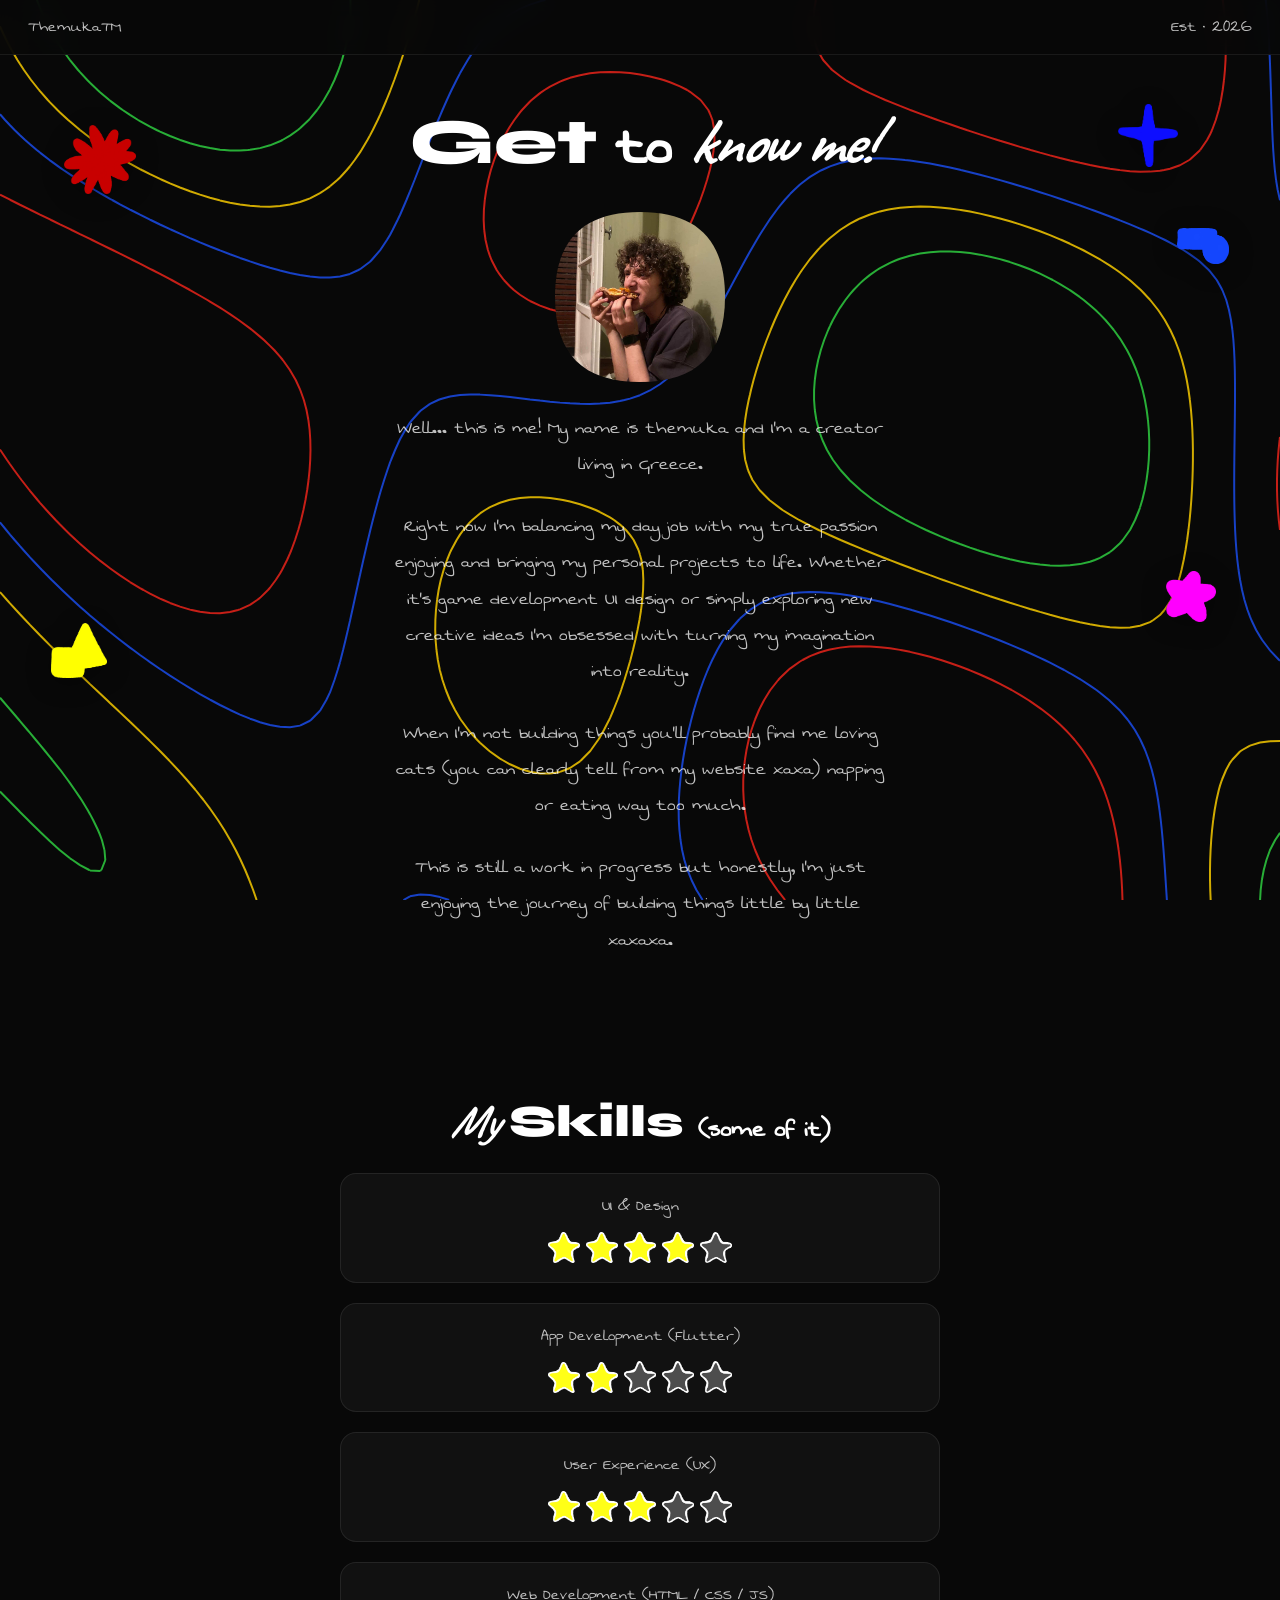
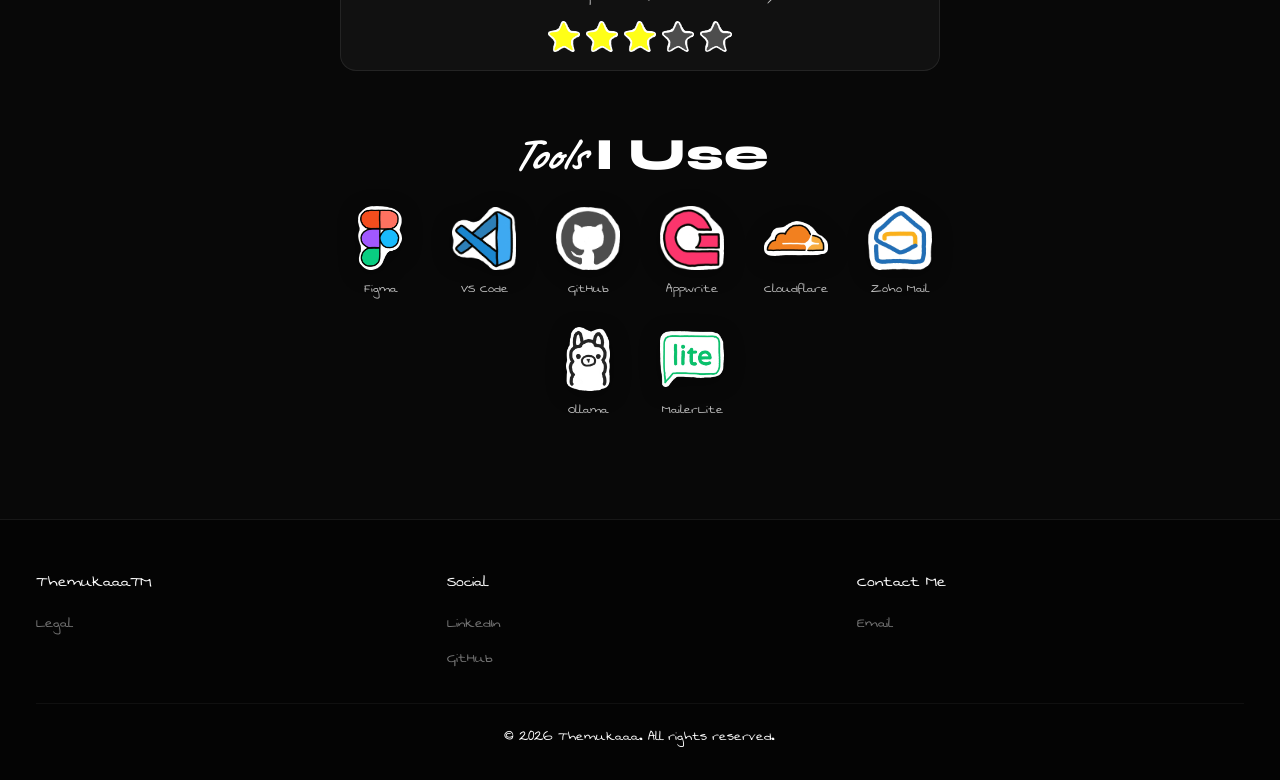
<file: me/index.html>
<!DOCTYPE html>
<html lang="en">
<head>
  <meta charset="UTF-8" />
  <meta name="viewport" content="width=device-width, initial-scale=1.0" />

  <title>Get to Know Me - Themukaaa</title>
  <meta name="description" content="A little about themukaaa, a creator based in Greece, plus the skills I am building and the tools I use every day." />
  <meta name="author" content="themukaaa" />
  <link rel="canonical" href="https://themukaaa.com/me/" />

  <meta property="og:type" content="profile" />
  <meta property="og:site_name" content="Themukaaa" />
  <meta property="og:title" content="Get to Know Me - Themukaaa" />
  <meta property="og:description" content="A little about themukaaa, a creator based in Greece, plus the skills I am building and the tools I use every day." />
  <meta property="og:url" content="https://themukaaa.com/me/" />

  <meta name="twitter:card" content="summary" />
  <meta name="twitter:title" content="Get to Know Me - Themukaaa" />
  <meta name="twitter:description" content="A little about themukaaa, a creator based in Greece." />

  <link rel="icon" href="/favicon.ico" sizes="any" />
  <link rel="icon" href="/favicon.svg" type="image/svg+xml" />
  <link rel="stylesheet" href="/css/style.css" />
</head>

<body>
  <a class="skip-link" href="#main">Skip to content</a>

  <canvas id="bgCanvas" aria-hidden="true"></canvas>

  <header class="site-header">
    <a class="nav-name" href="/">Themuka&#8482;</a>
    <span class="nav-est">Est &middot; 2026</span>
  </header>

  <main id="main" class="page-main">

    <section class="me-hero" aria-labelledby="me-heading">
      <img src="/assets/stickers/shape-star-1.png" class="deco-scroll" style="top:12%;left:5%;width:72px;animation-delay:0s;animation-duration:7s" alt="" />
      <img src="/assets/stickers/shape-star-2.png" class="deco-scroll" style="top:10%;right:8%;width:60px;animation-delay:1.2s;animation-duration:9s" alt="" />
      <img src="/assets/stickers/shape-2.png" class="deco-scroll" style="top:22%;right:4%;width:52px;animation-delay:0.6s;animation-duration:8s" alt="" />
      <img src="/assets/stickers/shape-star-3.png" class="deco-scroll" style="top:55%;right:5%;width:50px;animation-delay:0.5s;animation-duration:10s" alt="" />
      <img src="/assets/stickers/shape-4.png" class="deco-scroll" style="top:60%;left:4%;width:56px;animation-delay:2s;animation-duration:11s" alt="" />

      <h1 id="me-heading" class="me-title">
        <span class="me-word-get">Get </span><span class="me-word-to">to </span><span class="me-word-know">know me!</span>
      </h1>

      <img class="me-photo" src="/assets/photos/photo-2.jpg" width="170" height="170" alt="A photo of me" />

      <div class="me-bio">
        <p>Well... this is me! My name is themuka and I'm a creator living in Greece.</p>
        <p>Right now I'm balancing my day job with my true passion enjoying and bringing my personal projects to life. Whether it's game development UI design or simply exploring new creative ideas I'm obsessed with turning my imagination into reality.</p>
        <p>When I'm not building things you'll probably find me loving cats (you can clearly tell from my website xaxa) napping or eating way too much.</p>
        <p>This is still a work in progress but honestly, I'm just enjoying the journey of building things little by little xaxaxa.</p>
      </div>
    </section>

    <section class="section section-centered" aria-labelledby="skills-heading">
      <h2 id="skills-heading" class="section-title">
        <span class="type-hand">My </span><span class="type-display">Skills </span><span class="me-title-sub">(some of it)</span>
      </h2>

      <ul class="skill-list">
        <li class="skill-item">
          <h3 class="skill-name">UI &amp; Design</h3>
          <p class="stars" aria-label="4 out of 5">
            <img class="star" src="/assets/stickers/star-yellow.png" alt="" />
            <img class="star" src="/assets/stickers/star-yellow.png" alt="" />
            <img class="star" src="/assets/stickers/star-yellow.png" alt="" />
            <img class="star" src="/assets/stickers/star-yellow.png" alt="" />
            <img class="star" src="/assets/stickers/star-grey.png" alt="" />
          </p>
        </li>

        <li class="skill-item">
          <h3 class="skill-name">App Development (Flutter)</h3>
          <p class="stars" aria-label="2 out of 5">
            <img class="star" src="/assets/stickers/star-yellow.png" alt="" />
            <img class="star" src="/assets/stickers/star-yellow.png" alt="" />
            <img class="star" src="/assets/stickers/star-grey.png" alt="" />
            <img class="star" src="/assets/stickers/star-grey.png" alt="" />
            <img class="star" src="/assets/stickers/star-grey.png" alt="" />
          </p>
        </li>

        <li class="skill-item">
          <h3 class="skill-name">User Experience (UX)</h3>
          <p class="stars" aria-label="3 out of 5">
            <img class="star" src="/assets/stickers/star-yellow.png" alt="" />
            <img class="star" src="/assets/stickers/star-yellow.png" alt="" />
            <img class="star" src="/assets/stickers/star-yellow.png" alt="" />
            <img class="star" src="/assets/stickers/star-grey.png" alt="" />
            <img class="star" src="/assets/stickers/star-grey.png" alt="" />
          </p>
        </li>

        <li class="skill-item">
          <h3 class="skill-name">Web Development (HTML / CSS / JS)</h3>
          <p class="stars" aria-label="3 out of 5">
            <img class="star" src="/assets/stickers/star-yellow.png" alt="" />
            <img class="star" src="/assets/stickers/star-yellow.png" alt="" />
            <img class="star" src="/assets/stickers/star-yellow.png" alt="" />
            <img class="star" src="/assets/stickers/star-grey.png" alt="" />
            <img class="star" src="/assets/stickers/star-grey.png" alt="" />
          </p>
        </li>
      </ul>
    </section>

    <section class="section section-centered" aria-labelledby="tools-heading">
      <h2 id="tools-heading" class="section-title">
        <span class="type-hand">Tools </span><span class="type-display">I Use</span>
      </h2>

      <ul class="tools-grid">
        <li>
          <a class="tool-item" href="https://www.figma.com" target="_blank" rel="noopener noreferrer">
            <img class="tool-icon" src="/assets/stickers/figma-logo.png" alt="Figma logo" />
            <span class="tool-name">Figma</span>
            <span class="visually-hidden">Opens in a new tab</span>
          </a>
        </li>
        <li>
          <a class="tool-item" href="https://code.visualstudio.com" target="_blank" rel="noopener noreferrer">
            <img class="tool-icon" src="/assets/stickers/vs-logo.png" alt="Visual Studio Code logo" />
            <span class="tool-name">VS Code</span>
            <span class="visually-hidden">Opens in a new tab</span>
          </a>
        </li>
        <li>
          <a class="tool-item" href="https://github.com" target="_blank" rel="noopener noreferrer">
            <img class="tool-icon" src="/assets/stickers/github-logo.png" alt="GitHub logo" />
            <span class="tool-name">GitHub</span>
            <span class="visually-hidden">Opens in a new tab</span>
          </a>
        </li>
        <li>
          <a class="tool-item" href="https://appwrite.io" target="_blank" rel="noopener noreferrer">
            <img class="tool-icon" src="/assets/stickers/appwrite-logo.png" alt="Appwrite logo" />
            <span class="tool-name">Appwrite</span>
            <span class="visually-hidden">Opens in a new tab</span>
          </a>
        </li>
        <li>
          <a class="tool-item" href="https://www.cloudflare.com" target="_blank" rel="noopener noreferrer">
            <img class="tool-icon" src="/assets/stickers/cloudflare-logo.png" alt="Cloudflare logo" />
            <span class="tool-name">Cloudflare</span>
            <span class="visually-hidden">Opens in a new tab</span>
          </a>
        </li>
        <li>
          <a class="tool-item" href="https://www.zoho.com/mail/" target="_blank" rel="noopener noreferrer">
            <img class="tool-icon" src="/assets/stickers/zoho-mail-logo.png" alt="Zoho Mail logo" />
            <span class="tool-name">Zoho Mail</span>
            <span class="visually-hidden">Opens in a new tab</span>
          </a>
        </li>
        <li>
          <a class="tool-item" href="https://ollama.com" target="_blank" rel="noopener noreferrer">
            <img class="tool-icon" src="/assets/stickers/ollama-logo.png" alt="Ollama logo" />
            <span class="tool-name">Ollama</span>
            <span class="visually-hidden">Opens in a new tab</span>
          </a>
        </li>
        <li>
          <a class="tool-item" href="https://www.mailerlite.com" target="_blank" rel="noopener noreferrer">
            <img class="tool-icon" src="/assets/stickers/mailerlite-logo.png" alt="MailerLite logo" />
            <span class="tool-name">MailerLite</span>
            <span class="visually-hidden">Opens in a new tab</span>
          </a>
        </li>
      </ul>
    </section>

  </main>

  <footer class="site-footer">
    <div class="footer-col">
      <h2>Themukaaa&#8482;</h2>
      <a href="/legal/">Legal</a>
    </div>

    <div class="footer-col">
      <h2>Social</h2>
      <a href="https://www.linkedin.com/in/themukaaa" target="_blank" rel="noopener noreferrer">LinkedIn</a>
      <a href="https://github.com/themukaaa" target="_blank" rel="noopener noreferrer">GitHub</a>
    </div>

    <div class="footer-col">
      <h2>Contact Me</h2>
      <a href="mailto:hello@themukaaa.com">Email</a>
    </div>

    <p class="footer-copy">&copy; 2026 Themukaaa. All rights reserved.</p>
  </footer>

  <script src="/js/script.js"></script>
</body>
</html>
</file>
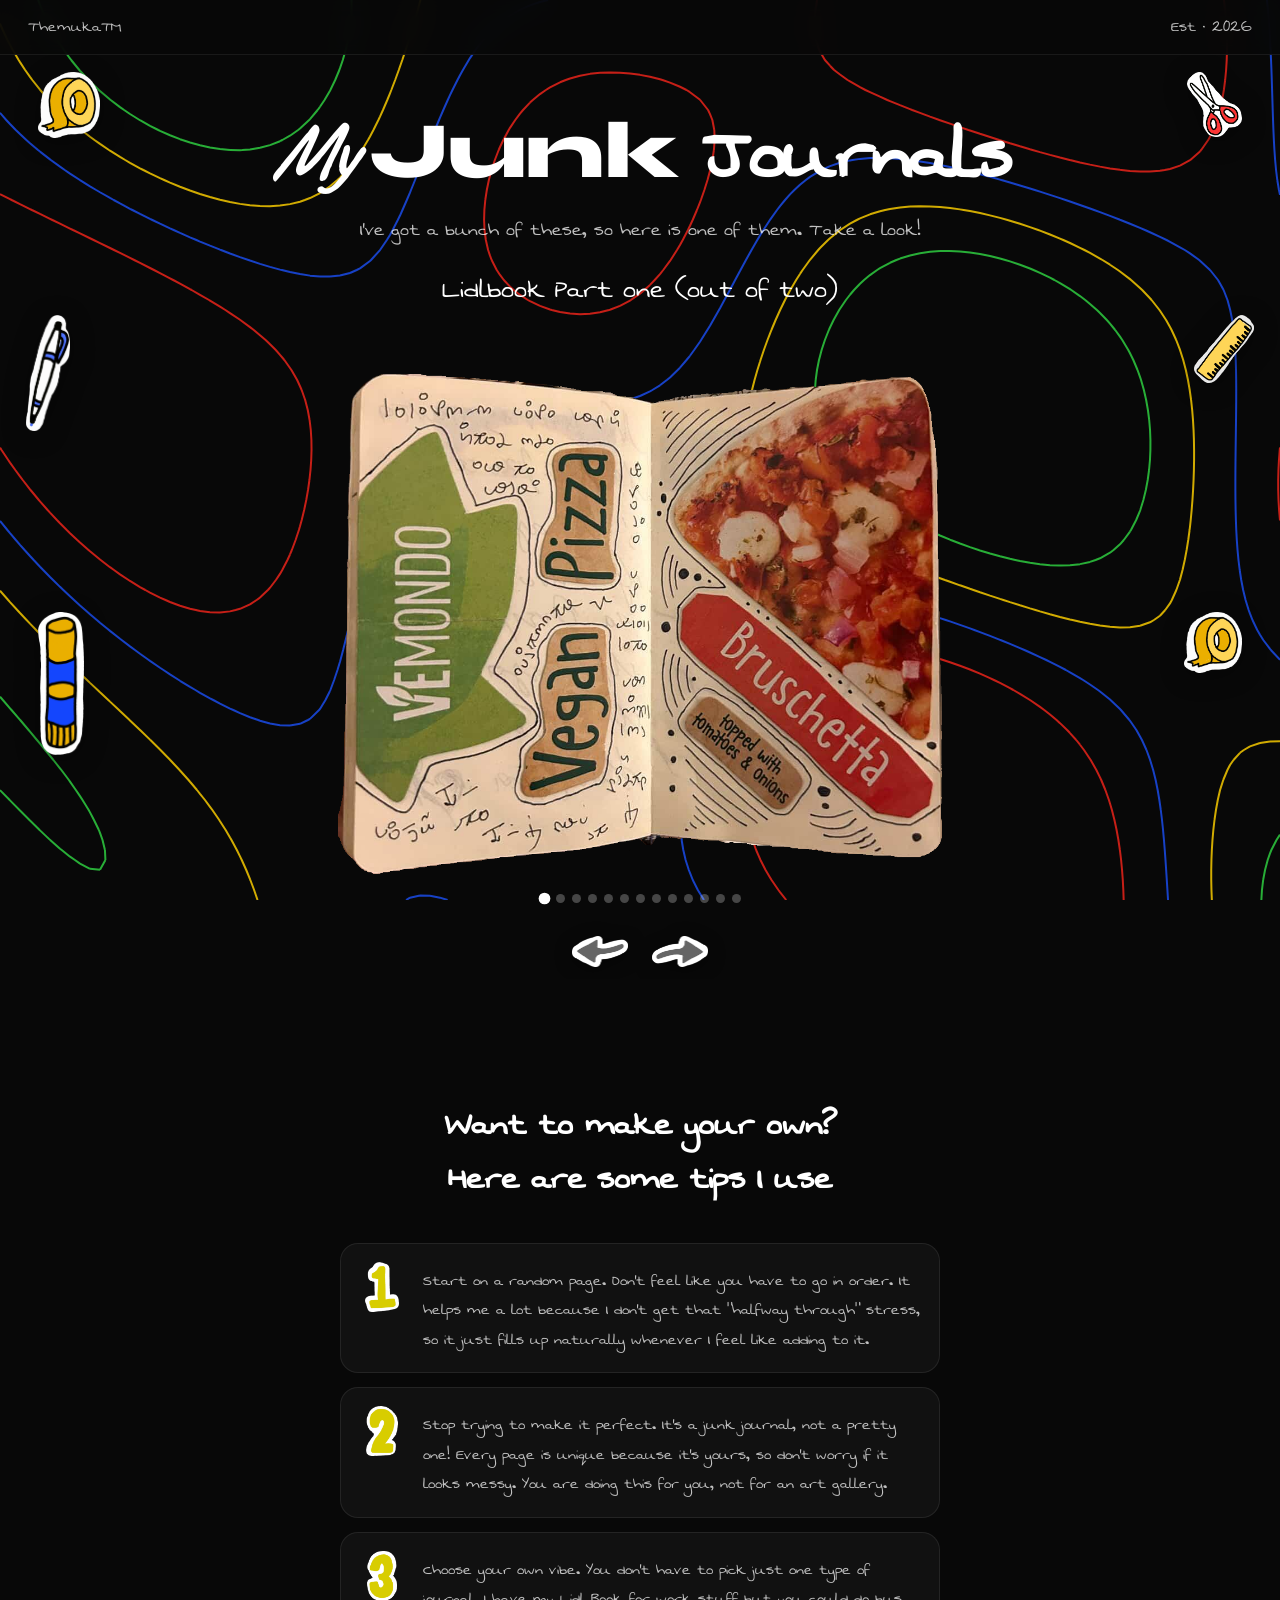
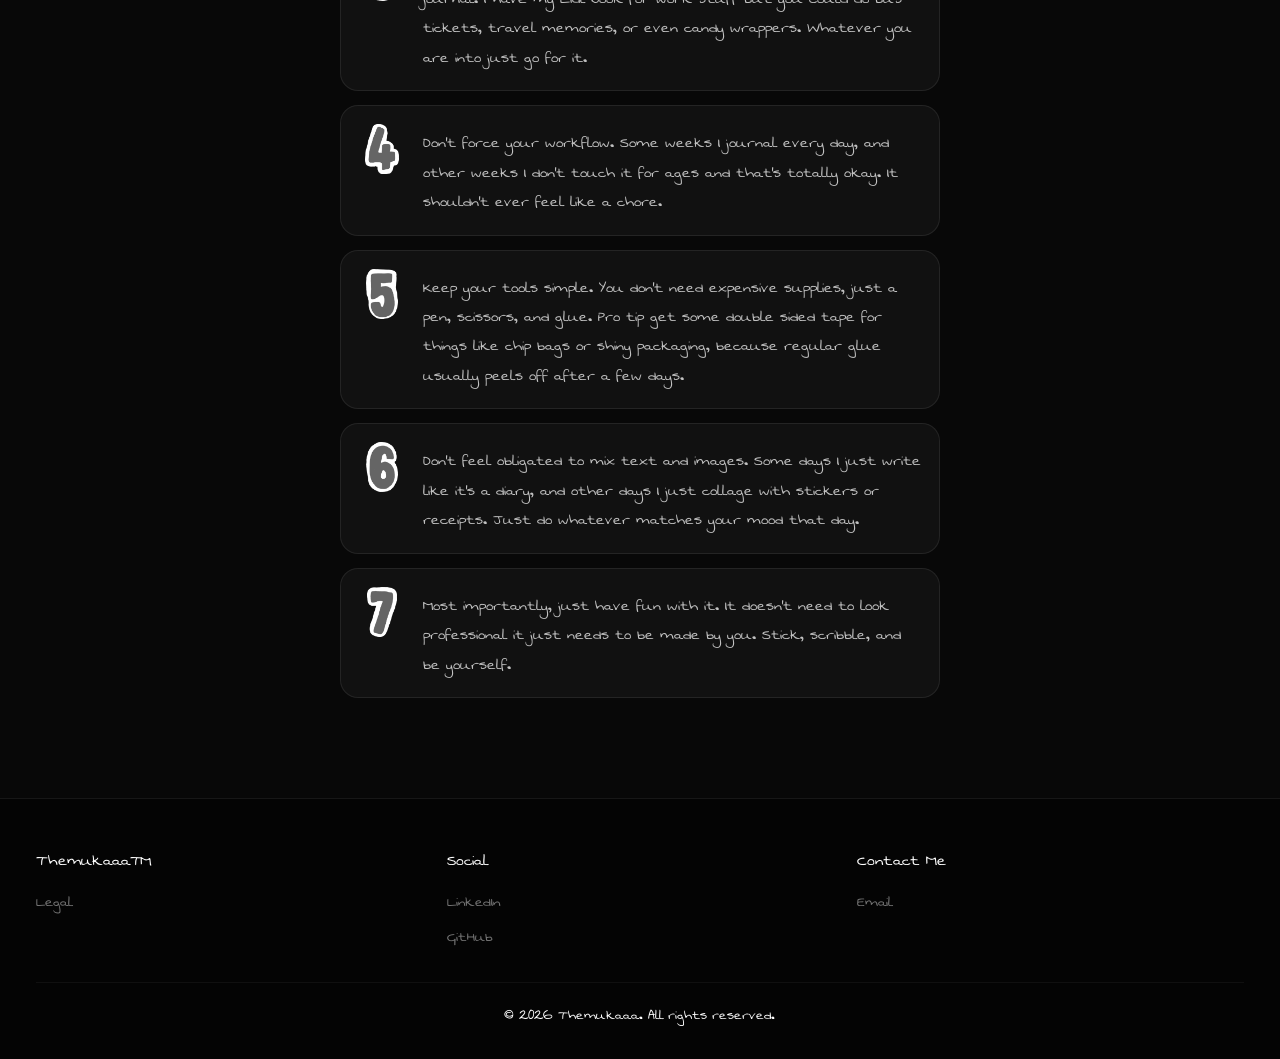
<file: scrapbooks/index.html>
<!DOCTYPE html>
<html lang="en">
<head>
  <meta charset="UTF-8" />
  <meta name="viewport" content="width=device-width, initial-scale=1.0" />

  <title>My Junk Journals - Themukaaa</title>
  <meta name="description" content="A look inside my Lidlbook junk journal, plus seven tips for starting your own scrapbook." />
  <meta name="author" content="themukaaa" />
  <link rel="canonical" href="https://themukaaa.com/scrapbooks/" />

  <meta property="og:type" content="article" />
  <meta property="og:site_name" content="Themukaaa" />
  <meta property="og:title" content="My Junk Journals - Themukaaa" />
  <meta property="og:description" content="A look inside my Lidlbook junk journal, plus seven tips for starting your own scrapbook." />
  <meta property="og:url" content="https://themukaaa.com/scrapbooks/" />

  <meta name="twitter:card" content="summary" />
  <meta name="twitter:title" content="My Junk Journals - Themukaaa" />
  <meta name="twitter:description" content="A look inside my Lidlbook junk journal, plus seven tips." />

  <link rel="icon" href="/favicon.ico" sizes="any" />
  <link rel="icon" href="/favicon.svg" type="image/svg+xml" />
  <link rel="stylesheet" href="/css/style.css" />
</head>

<body>
  <a class="skip-link" href="#main">Skip to content</a>

  <canvas id="bgCanvas" aria-hidden="true"></canvas>

  <img src="/assets/stickers/tape.png" class="deco" style="top:8%;left:3%;width:62px;animation-delay:0s;animation-duration:8s" alt="" />
  <img src="/assets/stickers/scissor.png" class="deco" style="top:8%;right:3%;width:55px;animation-delay:1.5s;animation-duration:7s" alt="" />
  <img src="/assets/stickers/pen.png" class="deco" style="top:35%;left:2%;width:44px;animation-delay:0.8s;animation-duration:10s" alt="" />
  <img src="/assets/stickers/ruler.png" class="deco" style="top:35%;right:2%;width:60px;animation-delay:2s;animation-duration:9s" alt="" />
  <img src="/assets/stickers/tape.png" class="deco" style="top:68%;right:3%;width:58px;animation-delay:3s;animation-duration:9s" alt="" />
  <img src="/assets/stickers/glue.png" class="deco" style="top:68%;left:3%;width:46px;animation-delay:1.2s;animation-duration:11s" alt="" />

  <header class="site-header">
    <a class="nav-name" href="/">Themuka&#8482;</a>
    <span class="nav-est">Est &middot; 2026</span>
  </header>

  <main id="main" class="page-main">

    <section class="journal-hero" aria-labelledby="journal-heading">
      <h1 id="journal-heading" class="journal-title">
        <span class="journal-word-my">My </span><span class="journal-word-junk">Junk </span><span class="journal-word-journals">Journals</span>
      </h1>
      <p class="journal-sub">I've got a bunch of these, so here is one of them. Take a look!</p>
      <p class="journal-part">Lidlbook Part one (out of two)</p>
    </section>

    <section class="carousel-section" aria-labelledby="gallery-heading" aria-roledescription="carousel">
      <h2 id="gallery-heading" class="visually-hidden">Lidlbook pages</h2>

      <div class="carousel-wrap">
        <div class="carousel-track" id="carouselTrack">
          <div class="carousel-slide" role="group" aria-roledescription="slide" aria-label="Page 1 of 13">
            <img class="carousel-img" src="/assets/photos/lidlbook-p1.png" alt="Lidlbook page 1" />
          </div>
          <div class="carousel-slide" role="group" aria-roledescription="slide" aria-label="Page 2 of 13">
            <img class="carousel-img" src="/assets/photos/lidlbook-p2.png" alt="Lidlbook page 2" />
          </div>
          <div class="carousel-slide" role="group" aria-roledescription="slide" aria-label="Page 3 of 13">
            <img class="carousel-img" src="/assets/photos/lidlbook-p3.png" alt="Lidlbook page 3" />
          </div>
          <div class="carousel-slide" role="group" aria-roledescription="slide" aria-label="Page 4 of 13">
            <img class="carousel-img" src="/assets/photos/lidlbook-p4.png" alt="Lidlbook page 4" />
          </div>
          <div class="carousel-slide" role="group" aria-roledescription="slide" aria-label="Page 5 of 13">
            <img class="carousel-img" src="/assets/photos/lidlbook-p5.png" alt="Lidlbook page 5" />
          </div>
          <div class="carousel-slide" role="group" aria-roledescription="slide" aria-label="Page 6 of 13">
            <img class="carousel-img" src="/assets/photos/lidlbook-p6.png" alt="Lidlbook page 6" />
          </div>
          <div class="carousel-slide" role="group" aria-roledescription="slide" aria-label="Page 7 of 13">
            <img class="carousel-img" src="/assets/photos/lidlbook-p7.png" alt="Lidlbook page 7" />
          </div>
          <div class="carousel-slide" role="group" aria-roledescription="slide" aria-label="Page 8 of 13">
            <img class="carousel-img" src="/assets/photos/lidlbook-p8.png" alt="Lidlbook page 8" />
          </div>
          <div class="carousel-slide" role="group" aria-roledescription="slide" aria-label="Page 9 of 13">
            <img class="carousel-img" src="/assets/photos/lidlbook-p9.png" alt="Lidlbook page 9" />
          </div>
          <div class="carousel-slide" role="group" aria-roledescription="slide" aria-label="Page 10 of 13">
            <img class="carousel-img" src="/assets/photos/lidlbook-p10.png" alt="Lidlbook page 10" />
          </div>
          <div class="carousel-slide" role="group" aria-roledescription="slide" aria-label="Page 11 of 13">
            <img class="carousel-img" src="/assets/photos/lidlbook-p11.png" alt="Lidlbook page 11" />
          </div>
          <div class="carousel-slide" role="group" aria-roledescription="slide" aria-label="Page 12 of 13">
            <img class="carousel-img" src="/assets/photos/lidlbook-p12.png" alt="Lidlbook page 12" />
          </div>
          <div class="carousel-slide" role="group" aria-roledescription="slide" aria-label="Page 13 of 13">
            <img class="carousel-img" src="/assets/photos/lidlbook-p13.png" alt="Lidlbook page 13" />
          </div>
        </div>

        <div class="carousel-dots" id="carouselDots" role="tablist" aria-label="Choose a page"></div>

        <div class="carousel-arrows">
          <button class="carousel-arrow" type="button" id="arrowPrev" aria-label="Previous page">
            <img src="/assets/stickers/arrow-b.png" alt="" />
          </button>
          <button class="carousel-arrow" type="button" id="arrowNext" aria-label="Next page">
            <img src="/assets/stickers/arrow-f.png" alt="" />
          </button>
        </div>

        <p class="visually-hidden" aria-live="polite" id="carouselStatus">Page 1 of 13</p>
      </div>
    </section>

    <section class="section tips-section" aria-labelledby="tips-heading">
      <h2 id="tips-heading" class="tips-heading">Want to make your own?<br />Here are some tips I use</h2>

      <ol class="tips-list">
        <li class="tip-card">
          <img class="tip-number" src="/assets/stickers/ranking-1.png" alt="Tip 1" />
          <p class="tip-text">Start on a random page. Don't feel like you have to go in order. It helps me a lot because I don't get that "halfway through" stress, so it just fills up naturally whenever I feel like adding to it.</p>
        </li>

        <li class="tip-card">
          <img class="tip-number" src="/assets/stickers/ranking-2.png" alt="Tip 2" />
          <p class="tip-text">Stop trying to make it perfect. It's a junk journal, not a pretty one! Every page is unique because it's yours, so don't worry if it looks messy. You are doing this for you, not for an art gallery.</p>
        </li>

        <li class="tip-card">
          <img class="tip-number" src="/assets/stickers/ranking-3.png" alt="Tip 3" />
          <p class="tip-text">Choose your own vibe. You don't have to pick just one type of journal. I have my Lidl Book for work stuff but you could do bus tickets, travel memories, or even candy wrappers. Whatever you are into just go for it.</p>
        </li>

        <li class="tip-card">
          <img class="tip-number" src="/assets/stickers/ranking-4.png" alt="Tip 4" />
          <p class="tip-text">Don't force your workflow. Some weeks I journal every day, and other weeks I don't touch it for ages and that's totally okay. It shouldn't ever feel like a chore.</p>
        </li>

        <li class="tip-card">
          <img class="tip-number" src="/assets/stickers/ranking-5.png" alt="Tip 5" />
          <p class="tip-text">Keep your tools simple. You don't need expensive supplies, just a pen, scissors, and glue. Pro tip get some double sided tape for things like chip bags or shiny packaging, because regular glue usually peels off after a few days.</p>
        </li>

        <li class="tip-card">
          <img class="tip-number" src="/assets/stickers/ranking-6.png" alt="Tip 6" />
          <p class="tip-text">Don't feel obligated to mix text and images. Some days I just write like it's a diary, and other days I just collage with stickers or receipts. Just do whatever matches your mood that day.</p>
        </li>

        <li class="tip-card">
          <img class="tip-number" src="/assets/stickers/ranking-7.png" alt="Tip 7" />
          <p class="tip-text">Most importantly, just have fun with it. It doesn't need to look professional it just needs to be made by you. Stick, scribble, and be yourself.</p>
        </li>
      </ol>
    </section>

  </main>

  <footer class="site-footer">
    <div class="footer-col">
      <h2>Themukaaa&#8482;</h2>
      <a href="/legal/">Legal</a>
    </div>

    <div class="footer-col">
      <h2>Social</h2>
      <a href="https://www.linkedin.com/in/themukaaa" target="_blank" rel="noopener noreferrer">LinkedIn</a>
      <a href="https://github.com/themukaaa" target="_blank" rel="noopener noreferrer">GitHub</a>
    </div>

    <div class="footer-col">
      <h2>Contact Me</h2>
      <a href="mailto:hello@themukaaa.com">Email</a>
    </div>

    <p class="footer-copy">&copy; 2026 Themukaaa. All rights reserved.</p>
  </footer>

  <script src="/js/script.js"></script>
  <script>
    (function () {
      'use strict';

      var track = document.getElementById('carouselTrack');
      var dotsWrap = document.getElementById('carouselDots');
      var status = document.getElementById('carouselStatus');
      var prevButton = document.getElementById('arrowPrev');
      var nextButton = document.getElementById('arrowNext');

      if (!track || !dotsWrap) return;

      var slides = Array.prototype.slice.call(track.children);
      var total = slides.length;
      var current = 0;
      var dots = [];

      for (var i = 0; i < total; i++) {
        var dot = document.createElement('button');
        dot.type = 'button';
        dot.className = 'dot';
        dot.setAttribute('role', 'tab');
        dot.setAttribute('aria-label', 'Page ' + (i + 1));
        dot.setAttribute('aria-selected', i === 0 ? 'true' : 'false');
        if (i === 0) dot.classList.add('is-active');
        dotsWrap.appendChild(dot);
        dots.push(dot);
      }

      function goTo(index) {
        if (index >= total) index = 0;
        if (index < 0) index = total - 1;

        current = index;
        track.style.transform = 'translateX(-' + current * 100 + '%)';

        dots.forEach(function (dot, i) {
          var active = i === current;
          dot.classList.toggle('is-active', active);
          dot.setAttribute('aria-selected', active ? 'true' : 'false');
        });

        slides.forEach(function (slide, i) {
          slide.setAttribute('aria-hidden', i === current ? 'false' : 'true');
        });

        status.textContent = 'Page ' + (current + 1) + ' of ' + total;
      }

      dots.forEach(function (dot, i) {
        dot.addEventListener('click', function () {
          goTo(i);
        });
      });

      prevButton.addEventListener('click', function () {
        goTo(current - 1);
      });

      nextButton.addEventListener('click', function () {
        goTo(current + 1);
      });

      track.addEventListener('keydown', function (event) {
        if (event.key === 'ArrowRight') goTo(current + 1);
        if (event.key === 'ArrowLeft') goTo(current - 1);
      });

      var startX = 0;
      var touching = false;

      track.addEventListener('touchstart', function (event) {
        startX = event.touches[0].clientX;
        touching = true;
      }, { passive: true });

      track.addEventListener('touchend', function (event) {
        if (!touching) return;
        var diff = startX - event.changedTouches[0].clientX;
        if (Math.abs(diff) > 40) {
          goTo(diff > 0 ? current + 1 : current - 1);
        }
        touching = false;
      }, { passive: true });

      var mouseStartX = 0;
      var dragging = false;

      track.addEventListener('mousedown', function (event) {
        mouseStartX = event.clientX;
        dragging = true;
        track.style.cursor = 'grabbing';
      });

      window.addEventListener('mouseup', function (event) {
        if (!dragging) return;
        var diff = mouseStartX - event.clientX;
        if (Math.abs(diff) > 40) {
          goTo(diff > 0 ? current + 1 : current - 1);
        }
        dragging = false;
        track.style.cursor = '';
      });

      goTo(0);
    })();
  </script>
</body>
</html>
</file>
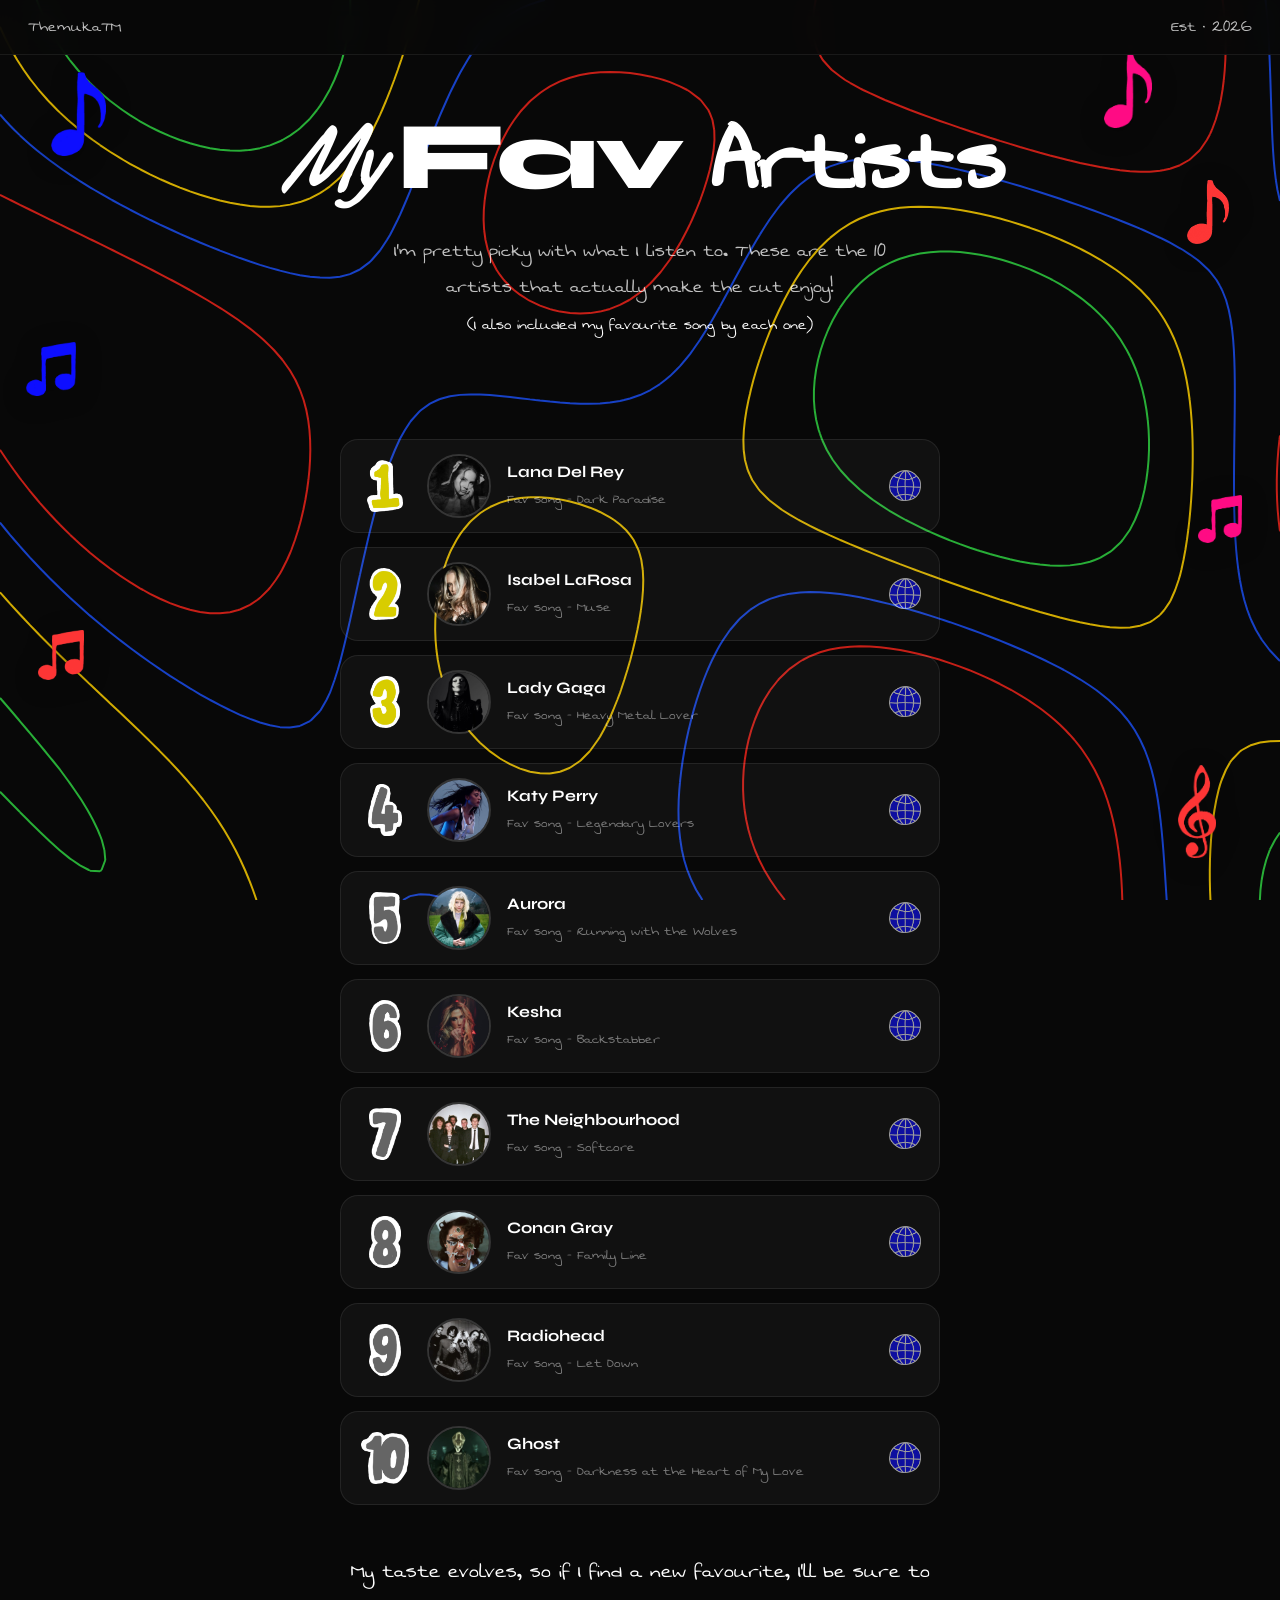
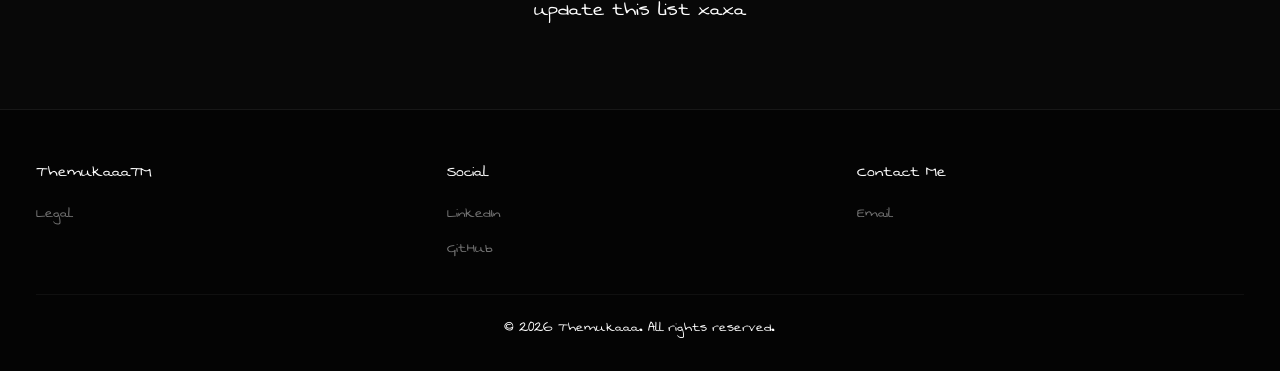
<file: songs/index.html>
<!DOCTYPE html>
<html lang="en">
<head>
  <meta charset="UTF-8" />
  <meta name="viewport" content="width=device-width, initial-scale=1.0" />

  <title>My Fav Artists - Themukaaa</title>
  <meta name="description" content="My top 10 favourite music artists and the one song by each that I keep coming back to." />
  <meta name="author" content="themukaaa" />
  <link rel="canonical" href="https://themukaaa.com/songs/" />

  <meta property="og:type" content="article" />
  <meta property="og:site_name" content="Themukaaa" />
  <meta property="og:title" content="My Fav Artists - Themukaaa" />
  <meta property="og:description" content="My top 10 favourite music artists and the one song by each that I keep coming back to." />
  <meta property="og:url" content="https://themukaaa.com/songs/" />

  <meta name="twitter:card" content="summary" />
  <meta name="twitter:title" content="My Fav Artists - Themukaaa" />
  <meta name="twitter:description" content="My top 10 favourite music artists and the one song by each." />

  <link rel="icon" href="/favicon.ico" sizes="any" />
  <link rel="icon" href="/favicon.svg" type="image/svg+xml" />
  <link rel="stylesheet" href="/css/style.css" />
</head>

<body>
  <a class="skip-link" href="#main">Skip to content</a>

  <canvas id="bgCanvas" aria-hidden="true"></canvas>

  <img src="/assets/stickers/note-blue-1.png" class="deco" style="top:8%;left:4%;width:55px;animation-delay:0s;animation-duration:7s" alt="" />
  <img src="/assets/stickers/note-pink-1.png" class="deco" style="top:6%;right:10%;width:48px;animation-delay:1.5s;animation-duration:9s" alt="" />
  <img src="/assets/stickers/note-red-1.png" class="deco" style="top:20%;right:4%;width:42px;animation-delay:0.8s;animation-duration:8s" alt="" />
  <img src="/assets/stickers/note-blue-2.png" class="deco" style="top:38%;left:2%;width:50px;animation-delay:2s;animation-duration:11s" alt="" />
  <img src="/assets/stickers/note-pink-2.png" class="deco" style="top:55%;right:3%;width:44px;animation-delay:0.4s;animation-duration:10s" alt="" />
  <img src="/assets/stickers/note-red-2.png" class="deco" style="top:70%;left:3%;width:46px;animation-delay:1.2s;animation-duration:8s" alt="" />
  <img src="/assets/stickers/note-red-0.png" class="deco" style="top:85%;right:5%;width:38px;animation-delay:3s;animation-duration:12s" alt="" />

  <header class="site-header">
    <a class="nav-name" href="/">Themuka&#8482;</a>
    <span class="nav-est">Est &middot; 2026</span>
  </header>

  <main id="main" class="page-main">

    <section class="songs-hero" aria-labelledby="songs-heading">
      <h1 id="songs-heading" class="songs-title">
        <span class="songs-word-my">My </span><span class="songs-word-fav">Fav </span><span class="songs-word-artists">Artists</span>
      </h1>
      <p class="songs-intro">I'm pretty picky with what I listen to. These are the 10 artists that actually make the cut enjoy!</p>
      <p class="songs-sub">(I also included my favourite song by each one)</p>
    </section>

    <section class="section" aria-labelledby="artists-list-heading">
      <h2 id="artists-list-heading" class="visually-hidden">The list</h2>

      <ol class="artists-list">
        <li>
          <a class="artist-card" href="https://www.lanadelrey.com" target="_blank" rel="noopener noreferrer">
            <img class="artist-rank" src="/assets/stickers/ranking-1.png" alt="Number 1" />
            <img class="artist-photo" src="/assets/photos/lana-del-rey.svg" alt="Lana Del Rey" />
            <span class="artist-info">
              <span class="artist-name">Lana Del Rey</span>
              <span class="artist-song">Fav song - Dark Paradise</span>
            </span>
            <img class="artist-globe" src="/assets/stickers/web-globe.png" alt="" />
            <span class="visually-hidden">Opens the official website in a new tab</span>
          </a>
        </li>

        <li>
          <a class="artist-card" href="https://www.isabellarosa.com" target="_blank" rel="noopener noreferrer">
            <img class="artist-rank" src="/assets/stickers/ranking-2.png" alt="Number 2" />
            <img class="artist-photo" src="/assets/photos/isabel-larosa.svg" alt="Isabel LaRosa" />
            <span class="artist-info">
              <span class="artist-name">Isabel LaRosa</span>
              <span class="artist-song">Fav song - Muse</span>
            </span>
            <img class="artist-globe" src="/assets/stickers/web-globe.png" alt="" />
            <span class="visually-hidden">Opens the official website in a new tab</span>
          </a>
        </li>

        <li>
          <a class="artist-card" href="https://www.ladygaga.com" target="_blank" rel="noopener noreferrer">
            <img class="artist-rank" src="/assets/stickers/ranking-3.png" alt="Number 3" />
            <img class="artist-photo" src="/assets/photos/lady-gaga.svg" alt="Lady Gaga" />
            <span class="artist-info">
              <span class="artist-name">Lady Gaga</span>
              <span class="artist-song">Fav song - Heavy Metal Lover</span>
            </span>
            <img class="artist-globe" src="/assets/stickers/web-globe.png" alt="" />
            <span class="visually-hidden">Opens the official website in a new tab</span>
          </a>
        </li>

        <li>
          <a class="artist-card" href="https://www.katyperry.com" target="_blank" rel="noopener noreferrer">
            <img class="artist-rank" src="/assets/stickers/ranking-4.png" alt="Number 4" />
            <img class="artist-photo" src="/assets/photos/katy-perry.svg" alt="Katy Perry" />
            <span class="artist-info">
              <span class="artist-name">Katy Perry</span>
              <span class="artist-song">Fav song - Legendary Lovers</span>
            </span>
            <img class="artist-globe" src="/assets/stickers/web-globe.png" alt="" />
            <span class="visually-hidden">Opens the official website in a new tab</span>
          </a>
        </li>

        <li>
          <a class="artist-card" href="https://www.aurora-music.com" target="_blank" rel="noopener noreferrer">
            <img class="artist-rank" src="/assets/stickers/ranking-5.png" alt="Number 5" />
            <img class="artist-photo" src="/assets/photos/aurora.svg" alt="Aurora" />
            <span class="artist-info">
              <span class="artist-name">Aurora</span>
              <span class="artist-song">Fav song - Running with the Wolves</span>
            </span>
            <img class="artist-globe" src="/assets/stickers/web-globe.png" alt="" />
            <span class="visually-hidden">Opens the official website in a new tab</span>
          </a>
        </li>

        <li>
          <a class="artist-card" href="https://www.kesha.com" target="_blank" rel="noopener noreferrer">
            <img class="artist-rank" src="/assets/stickers/ranking-6.png" alt="Number 6" />
            <img class="artist-photo" src="/assets/photos/kesha.svg" alt="Kesha" />
            <span class="artist-info">
              <span class="artist-name">Kesha</span>
              <span class="artist-song">Fav song - Backstabber</span>
            </span>
            <img class="artist-globe" src="/assets/stickers/web-globe.png" alt="" />
            <span class="visually-hidden">Opens the official website in a new tab</span>
          </a>
        </li>

        <li>
          <a class="artist-card" href="https://www.thenbhd.com" target="_blank" rel="noopener noreferrer">
            <img class="artist-rank" src="/assets/stickers/ranking-7.png" alt="Number 7" />
            <img class="artist-photo" src="/assets/photos/the-neighbourhood.svg" alt="The Neighbourhood" />
            <span class="artist-info">
              <span class="artist-name">The Neighbourhood</span>
              <span class="artist-song">Fav song - Softcore</span>
            </span>
            <img class="artist-globe" src="/assets/stickers/web-globe.png" alt="" />
            <span class="visually-hidden">Opens the official website in a new tab</span>
          </a>
        </li>

        <li>
          <a class="artist-card" href="https://www.conangray.com" target="_blank" rel="noopener noreferrer">
            <img class="artist-rank" src="/assets/stickers/ranking-8.png" alt="Number 8" />
            <img class="artist-photo" src="/assets/photos/conan-gray.svg" alt="Conan Gray" />
            <span class="artist-info">
              <span class="artist-name">Conan Gray</span>
              <span class="artist-song">Fav song - Family Line</span>
            </span>
            <img class="artist-globe" src="/assets/stickers/web-globe.png" alt="" />
            <span class="visually-hidden">Opens the official website in a new tab</span>
          </a>
        </li>

        <li>
          <a class="artist-card" href="https://www.radiohead.com" target="_blank" rel="noopener noreferrer">
            <img class="artist-rank" src="/assets/stickers/ranking-9.png" alt="Number 9" />
            <img class="artist-photo" src="/assets/photos/radiohead.svg" alt="Radiohead" />
            <span class="artist-info">
              <span class="artist-name">Radiohead</span>
              <span class="artist-song">Fav song - Let Down</span>
            </span>
            <img class="artist-globe" src="/assets/stickers/web-globe.png" alt="" />
            <span class="visually-hidden">Opens the official website in a new tab</span>
          </a>
        </li>

        <li>
          <a class="artist-card" href="https://www.ghost-official.com" target="_blank" rel="noopener noreferrer">
            <img class="artist-rank" src="/assets/stickers/ranking-10.png" alt="Number 10" />
            <img class="artist-photo" src="/assets/photos/ghost.svg" alt="Ghost" />
            <span class="artist-info">
              <span class="artist-name">Ghost</span>
              <span class="artist-song">Fav song - Darkness at the Heart of My Love</span>
            </span>
            <img class="artist-globe" src="/assets/stickers/web-globe.png" alt="" />
            <span class="visually-hidden">Opens the official website in a new tab</span>
          </a>
        </li>
      </ol>

      <p class="songs-outro">My taste evolves, so if I find a new favourite, I'll be sure to update this list xaxa</p>
    </section>

  </main>

  <footer class="site-footer">
    <div class="footer-col">
      <h2>Themukaaa&#8482;</h2>
      <a href="/legal/">Legal</a>
    </div>

    <div class="footer-col">
      <h2>Social</h2>
      <a href="https://www.linkedin.com/in/themukaaa" target="_blank" rel="noopener noreferrer">LinkedIn</a>
      <a href="https://github.com/themukaaa" target="_blank" rel="noopener noreferrer">GitHub</a>
    </div>

    <div class="footer-col">
      <h2>Contact Me</h2>
      <a href="mailto:hello@themukaaa.com">Email</a>
    </div>

    <p class="footer-copy">&copy; 2026 Themukaaa. All rights reserved.</p>
  </footer>

  <script src="/js/script.js"></script>
</body>
</html>
</file>
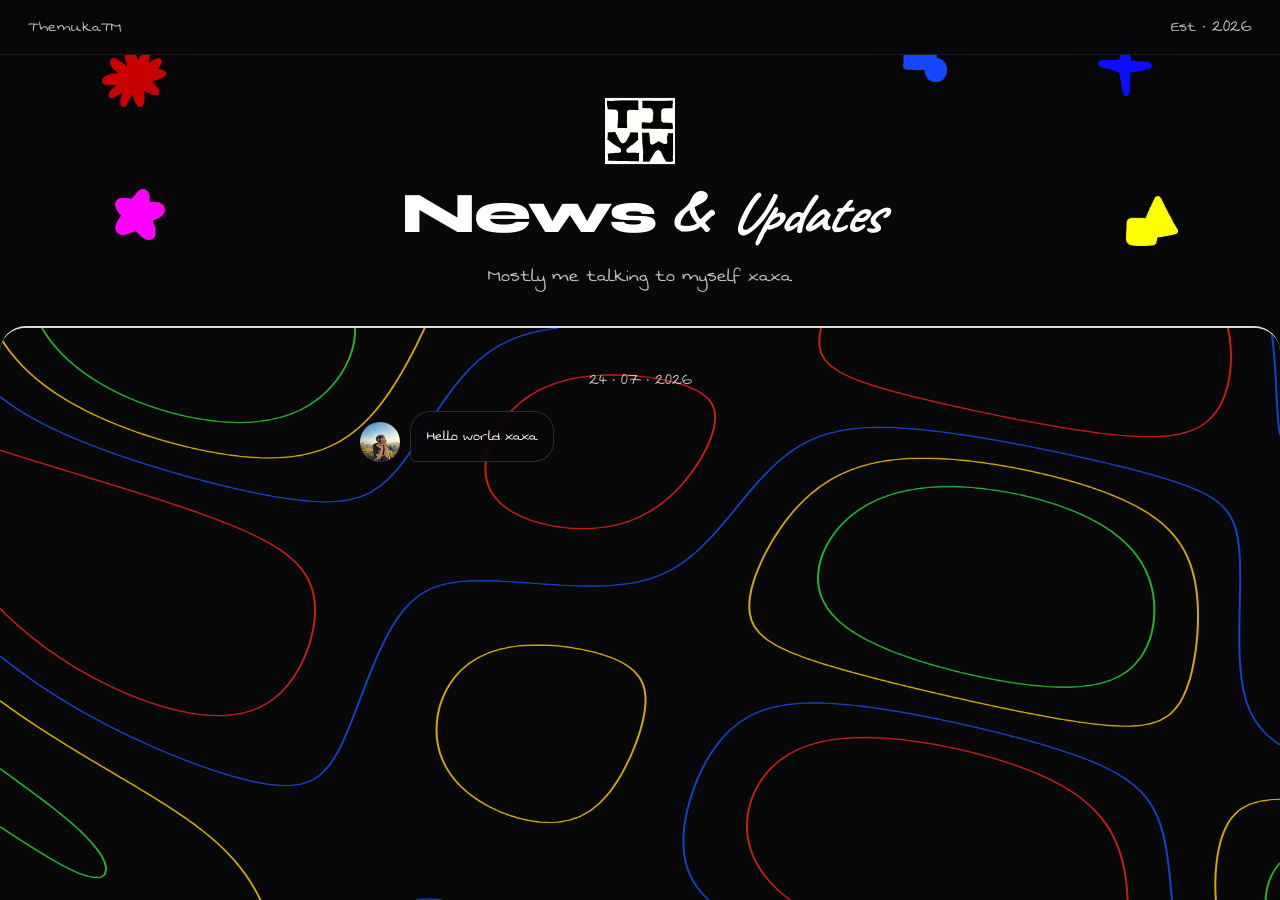
<file: updates/index.html>
<!DOCTYPE html>
<html lang="en">
<head>
  <meta charset="UTF-8" />
  <meta name="viewport" content="width=device-width, initial-scale=1.0" />

  <title>News and Updates - Themukaaa</title>
  <meta name="description" content="Whatever I am working on right now, posted as a one way chat. Mostly me talking to myself." />
  <meta name="author" content="themukaaa" />
  <link rel="canonical" href="https://themukaaa.com/updates/" />

  <meta property="og:type" content="article" />
  <meta property="og:site_name" content="Themukaaa" />
  <meta property="og:title" content="News and Updates - Themukaaa" />
  <meta property="og:description" content="Whatever I am working on right now, posted as a one way chat." />
  <meta property="og:url" content="https://themukaaa.com/updates/" />

  <meta name="twitter:card" content="summary" />
  <meta name="twitter:title" content="News and Updates - Themukaaa" />
  <meta name="twitter:description" content="Whatever I am working on right now." />

  <link rel="icon" href="/favicon.ico" sizes="any" />
  <link rel="icon" href="/favicon.svg" type="image/svg+xml" />
  <link rel="stylesheet" href="/css/style.css" />
</head>

<body class="updates-body">
  <a class="skip-link" href="#chat-scroll">Skip to updates</a>

  <header class="site-header">
    <a class="nav-name" href="/">Themuka&#8482;</a>
    <span class="nav-est">Est &middot; 2026</span>
  </header>

  <div class="updates-top">
    <img src="/assets/stickers/shape-star-1.png" class="deco-top" style="top:14%;left:8%;width:64px;animation-delay:0s;animation-duration:7s" alt="" />
    <img src="/assets/stickers/shape-star-2.png" class="deco-top" style="top:12%;right:10%;width:54px;animation-delay:1.2s;animation-duration:9s" alt="" />
    <img src="/assets/stickers/shape-2.png" class="deco-top" style="top:16%;right:26%;width:44px;animation-delay:0.6s;animation-duration:8s" alt="" />
    <img src="/assets/stickers/shape-star-3.png" class="deco-top" style="top:58%;left:9%;width:50px;animation-delay:2s;animation-duration:11s" alt="" />
    <img src="/assets/stickers/shape-4.png" class="deco-top" style="top:60%;right:8%;width:52px;animation-delay:1.5s;animation-duration:10s" alt="" />

    <img class="updates-logo" src="/assets/logos/thmk-logo.png" width="70" height="70" alt="THMK monogram logo" />

    <h1 class="updates-title">
      <span class="updates-word-news">News </span><span class="updates-word-and">&amp; </span><span class="updates-word-updates">Updates</span>
    </h1>

    <p class="updates-intro">Mostly me talking to myself xaxa</p>
  </div>

  <main id="main" class="updates-panel" aria-label="Updates">
    <canvas id="bgCanvas" aria-hidden="true"></canvas>

    <div class="chat-scroll" id="chat-scroll" tabindex="0" aria-label="Updates, newest first">
      <h2 class="visually-hidden">All updates, newest first</h2>

      <ol class="chat-log">

        <li class="chat-day">
          <p class="chat-date"><time datetime="2026-07-24">24 &middot; 07 &middot; 2026</time></p>
          <ul class="chat-messages">
            <li class="msg">
              <img class="msg-avatar" src="/assets/photos/photo-1.jpg" alt="" />
              <div class="msg-bubble">
                <p>Hello world xaxa</p>

              </div>
            </li>
          </ul>
        </li>

      </ol>
    </div>

  <script src="/js/script.js"></script>
  <script>
    (function () {
      'use strict';
      var scroller = document.getElementById('chat-scroll');
      var jump = document.getElementById('chatJump');
      if (!scroller || !jump) return;

      jump.addEventListener('click', function () {
        scroller.scrollTo({ top: 0, behavior: 'smooth' });
      });
    })();
  </script>
</body>
</html>
</file>
<file: css/style.css>
@font-face {
  font-family: 'Syne';
  font-style: normal;
  font-weight: 700;
  font-display: swap;
  src: url('../assets/fonts/syne-v24-latin-700.woff2') format('woff2');
}

@font-face {
  font-family: 'Syne';
  font-style: normal;
  font-weight: 800;
  font-display: swap;
  src: url('../assets/fonts/syne-v24-latin-800.woff2') format('woff2');
}

@font-face {
  font-family: 'Caveat';
  font-style: normal;
  font-weight: 500;
  font-display: swap;
  src: url('../assets/fonts/caveat-v23-latin-500.woff2') format('woff2');
}

@font-face {
  font-family: 'Caveat';
  font-style: normal;
  font-weight: 700;
  font-display: swap;
  src: url('../assets/fonts/caveat-v23-latin-700.woff2') format('woff2');
}

@font-face {
  font-family: 'DM Sans';
  font-style: normal;
  font-weight: 300;
  font-display: swap;
  src: url('../assets/fonts/dm-sans-v17-latin-300.woff2') format('woff2');
}

@font-face {
  font-family: 'DM Sans';
  font-style: normal;
  font-weight: 400;
  font-display: swap;
  src: url('../assets/fonts/dm-sans-v17-latin-regular.woff2') format('woff2');
}

@font-face {
  font-family: 'DM Sans';
  font-style: normal;
  font-weight: 500;
  font-display: swap;
  src: url('../assets/fonts/dm-sans-v17-latin-500.woff2') format('woff2');
}

@font-face {
  font-family: 'Swanky and Moo Moo';
  font-style: normal;
  font-weight: 400;
  font-display: swap;
  src: url('../assets/fonts/swanky-and-moo-moo-v24-latin-regular.woff2') format('woff2');
}


:root {
  --red: #E8241A;
  --blue: #1A4CE8;
  --yellow: #F5C800;
  --green: #2ECC40;
  --white: #FFFFFF;
  --black: #080808;

  --font-display: 'Syne', system-ui, sans-serif;
  --font-hand: 'Caveat', cursive;
  --font-marker: 'Swanky and Moo Moo', cursive;
  --font-body: 'DM Sans', system-ui, sans-serif;

  --surface: rgba(255, 255, 255, 0.04);
  --surface-hover: rgba(255, 255, 255, 0.08);
  --border: rgba(255, 255, 255, 0.08);
  --border-hover: rgba(255, 255, 255, 0.2);

  --text-primary: #FFFFFF;
  --text-secondary: rgba(255, 255, 255, 0.75);
  --text-muted: rgba(255, 255, 255, 0.45);

  --radius: 18px;
  --radius-sm: 10px;
  --content-max: 640px;
  --nav-height: 62px;

  --ease: cubic-bezier(0.4, 0, 0.2, 1);
}
html {
  scrollbar-color: #ffff18 #080808;
  scrollbar-width: auto;
}

::-webkit-scrollbar {
  width: 12px;
  height: 12px;
}

::-webkit-scrollbar-track {
  background: #080808;
}

::-webkit-scrollbar-thumb {
  background: #ffff18;
  border-radius: 100px;
  border: 3px solid #080808;
}

::-webkit-scrollbar-thumb:hover {
  background: #ffffff;
}

::-webkit-scrollbar-corner {
  background: #080808;
}

*,
*::before,
*::after {
  box-sizing: border-box;
  margin: 0;
  padding: 0;
}

html {
  scroll-behavior: smooth;
  -webkit-text-size-adjust: 100%;
}

body {
  background: var(--black);
  color: var(--text-primary);
  font-family: var(--font-body);
  font-weight: 400;
  line-height: 1.5;
  overflow-x: hidden;
  min-height: 100vh;
}

img {
  max-width: 100%;
  display: block;
}

a {
  color: inherit;
}

button {
  font: inherit;
  color: inherit;
  background: none;
  border: none;
  cursor: pointer;
}

ul,
ol {
  list-style: none;
}

a:focus-visible,
button:focus-visible,
[tabindex]:focus-visible {
  outline: 3px solid var(--yellow);
  outline-offset: 4px;
  border-radius: var(--radius-sm);
}

.skip-link {
  position: absolute;
  top: -100px;
  left: 12px;
  z-index: 999;
  padding: 12px 20px;
  background: var(--yellow);
  color: var(--black);
  font-family: var(--font-body);
  font-weight: 500;
  font-size: 0.9rem;
  border-radius: var(--radius-sm);
  text-decoration: none;
  transition: top 0.2s var(--ease);
}

.skip-link:focus {
  top: 12px;
}

.visually-hidden {
  position: absolute;
  width: 1px;
  height: 1px;
  padding: 0;
  margin: -1px;
  overflow: hidden;
  clip: rect(0, 0, 0, 0);
  white-space: nowrap;
  border: 0;
}


#bgCanvas {
  position: fixed;
  inset: 0;
  width: 100%;
  height: 100%;
  z-index: 0;
  pointer-events: none;
}


.site-header {
  position: fixed;
  top: 0;
  left: 0;
  right: 0;
  z-index: 100;
  display: flex;
  align-items: center;
  justify-content: space-between;
  padding: 14px 28px;
  background: rgba(8, 8, 8, 0.9);
  backdrop-filter: blur(10px);
  -webkit-backdrop-filter: blur(10px);
  border-bottom: 1px solid rgba(255, 255, 255, 0.07);
}

.nav-name {
  font-family: var(--font-marker);
  font-size: 1.1rem;
  color: var(--text-secondary);
  text-decoration: none;
  transition: color 0.2s var(--ease);
}

.nav-name:hover {
  color: var(--text-primary);
}

.nav-est {
  font-family: var(--font-marker);
  font-size: 1.1rem;
  color: var(--text-secondary);
}



.page-main {
  position: relative;
  z-index: 2;
}

.section {
  position: relative;
  z-index: 2;
  max-width: var(--content-max);
  margin-inline: auto;
  padding: 60px 20px 0;
}

.section-centered {
  text-align: center;
}



.type-display {
  font-family: var(--font-display);
  font-weight: 800;
  color: var(--text-primary);
}

.type-hand {
  font-family: var(--font-hand);
  font-weight: 700;
  font-style: italic;
  color: var(--text-primary);
}

.type-marker {
  font-family: var(--font-marker);
  color: var(--text-primary);
}

.page-title {
  font-size: clamp(2.2rem, 8vw, 4.5rem);
  line-height: 1;
  letter-spacing: -0.02em;
  margin-bottom: 20px;
}

.section-title {
  font-size: clamp(1.8rem, 6vw, 2.8rem);
  line-height: 1.05;
  margin-bottom: 28px;
}

.lead {
  font-family: var(--font-marker);
  font-size: clamp(1rem, 3vw, 1.35rem);
  color: var(--text-secondary);
  line-height: 1.7;
  max-width: 520px;
  margin-inline: auto;
}



.deco {
  position: fixed;
  pointer-events: none;
  z-index: 1;
  animation: float linear infinite;
  filter: drop-shadow(0 4px 12px rgba(0, 0, 0, 0.4));
}

.deco-scroll {
  position: absolute;
  pointer-events: none;
  z-index: 1;
  animation: float linear infinite;
  filter: drop-shadow(0 4px 12px rgba(0, 0, 0, 0.4));
}

@keyframes float {
  0%   { transform: translateY(0) rotate(0deg); }
  33%  { transform: translateY(-12px) rotate(6deg); }
  66%  { transform: translateY(7px) rotate(-4deg); }
  100% { transform: translateY(0) rotate(0deg); }
}



.card {
  background: var(--surface);
  border: 1px solid var(--border);
  border-radius: var(--radius);
  padding: 16px 18px;
  transition: background 0.3s var(--ease),
              border-color 0.3s var(--ease),
              transform 0.3s var(--ease);
}

.card:hover,
.card:focus-within {
  background: var(--surface-hover);
  border-color: var(--border-hover);
  transform: translateY(-3px);
}

a.card {
  display: block;
  text-decoration: none;
  color: inherit;
}


.site-footer {
  position: relative;
  z-index: 2;
  display: grid;
  grid-template-columns: repeat(3, 1fr);
  gap: 24px;
  padding: 48px 36px 32px;
  border-top: 1px solid rgba(255, 255, 255, 0.08);
  background: rgba(0, 0, 0, 0.5);
}

.footer-col {
  display: flex;
  flex-direction: column;
  gap: 10px;
}

.footer-col h2 {
  font-family: var(--font-marker);
  font-size: 1.2rem;
  font-weight: 400;
  color: var(--text-primary);
  margin-bottom: 4px;
}

.footer-col a {
  font-family: var(--font-marker);
  font-size: 1.05rem;
  color: var(--text-muted);
  text-decoration: none;
  transition: color 0.2s var(--ease);
  width: fit-content;
}

.footer-col a:hover {
  color: var(--text-primary);
}

.footer-copy {
  grid-column: 1 / -1;
  text-align: center;
  font-family: var(--font-marker);
  font-size: 1rem;
  color: var(--text-primary);
  padding-top: 20px;
  border-top: 1px solid rgba(255, 255, 255, 0.05);
  margin-top: 8px;
}



@media (max-width: 560px) {
  .site-header {
    padding: 12px 18px;
  }

  .section {
    padding: 48px 16px 0;
  }

  .site-footer {
    grid-template-columns: 1fr;
    padding: 36px 20px 28px;
    gap: 20px;
  }

  .footer-copy {
    grid-column: 1;
  }
}

@media (prefers-reduced-motion: reduce) {
  *,
  *::before,
  *::after {
    animation-duration: 0.01ms !important;
    animation-iteration-count: 1 !important;
    transition-duration: 0.01ms !important;
    scroll-behavior: auto !important;
  }
}
.hero {
  position: relative;
  z-index: 2;
  min-height: 100vh;
  display: flex;
  flex-direction: column;
  align-items: center;
  justify-content: center;
  padding: 100px 24px 80px;
  overflow: hidden;
  text-align: center;
}

.hero {
  position: relative;
  z-index: 2;
  min-height: 100vh;
  display: flex;
  flex-direction: column;
  align-items: center;
  justify-content: center;
  padding: 100px 24px 80px;
  overflow: hidden;
  text-align: center;
}

.hero-inner {
  position: relative;
  z-index: 3;
}

.hero-logo {
  width: 70px;
  height: 70px;
  object-fit: contain;
  filter: invert(1);
  margin: 0 auto 20px;
}

.hero-welcome {
  font-family: var(--font-marker);
  font-size: clamp(2rem, 5vw, 3rem);
  color: var(--text-primary);
  margin-bottom: 8px;
}

.hero-title {
  font-size: clamp(3rem, 10vw, 6.5rem);
  line-height: 0.93;
  letter-spacing: -0.02em;
}

.hero-port {
  font-family: var(--font-display);
  font-weight: 800;
  color: var(--text-primary);
}

.hero-folio {
  font-family: var(--font-hand);
  font-weight: 700;
  font-style: italic;
  color: var(--text-primary);
}

.hero-garden {
  font-family: var(--font-marker);
  font-size: clamp(1rem, 3vw, 1.5rem);
  color: var(--text-primary);
  margin-top: 8px;
}

.scroll-hint {
  position: absolute;
  bottom: 28px;
  left: 50%;
  transform: translateX(-50%);
  display: flex;
  flex-direction: column;
  align-items: center;
  gap: 4px;
  font-family: var(--font-marker);
  font-size: 1rem;
  color: var(--text-primary);
  animation: scrollBounce 2s ease-in-out infinite;
  z-index: 3;
}

@keyframes scrollBounce {
  0%, 100% { transform: translateX(-50%) translateY(0); }
  50% { transform: translateX(-50%) translateY(7px); }
}

.stickers-section {
  position: relative;
  z-index: 2;
  padding: 80px 24px;
}

.stickers-grid {
  display: grid;
  grid-template-columns: repeat(2, 1fr);
  gap: 48px 20px;
  max-width: 460px;
  margin-inline: auto;
  justify-items: center;
}

.stickers-grid > li {
  display: flex;
  justify-content: center;
}

.sticker-item {
  display: flex;
  flex-direction: column;
  align-items: center;
  gap: 8px;
  text-align: center;
  max-width: 160px;
  text-decoration: none;
  color: inherit;
}

.sticker-item:hover .sticker-img,
.sticker-item:focus-visible .sticker-img {
  transform: scale(1.07) translateY(-4px);
}

.sticker-item.is-static:hover .sticker-img {
  transform: scale(1.04) translateY(-2px);
}

.sticker-img {
  width: 100px;
  height: 100px;
  object-fit: contain;
  filter: drop-shadow(0 5px 12px rgba(0, 0, 0, 0.6));
  transition: transform 0.3s var(--ease);
}

.sticker-label {
  font-family: var(--font-marker);
  font-size: 1.05rem;
  color: var(--text-secondary);
  line-height: 1.2;
  white-space: nowrap;
}

.sticker-item:hover .sticker-label,
.sticker-item:focus-visible .sticker-label {
  color: var(--text-primary);
}

.made-section {
  position: relative;
  z-index: 2;
  min-height: 100vh;
  display: flex;
  flex-direction: column;
  align-items: center;
  justify-content: center;
  padding: 80px 24px 100px;
  overflow: hidden;
}

.made-title-wrap {
  text-align: center;
  margin-bottom: 60px;
  position: relative;
  z-index: 3;
  width: 100%;
}

.made-inline {
  display: flex;
  flex-wrap: wrap;
  justify-content: center;
  align-items: baseline;
  gap: 0 12px;
}

.made-sub {
  font-family: var(--font-marker);
  font-size: clamp(1.3rem, 3.5vw, 2rem);
  color: var(--text-secondary);
}

.made-title {
  font-family: var(--font-display);
  font-weight: 800;
  font-size: clamp(1.8rem, 5vw, 3.2rem);
  color: var(--text-primary);
  letter-spacing: -0.02em;
}

.brands-grid {
  display: grid;
  grid-template-columns: repeat(2, 1fr);
  gap: 24px 32px;
  position: relative;
  z-index: 3;
  max-width: 480px;
  width: 100%;
}

.brand-item {
  display: flex;
  flex-direction: column;
  align-items: center;
  gap: 10px;
  padding: 20px 16px;
  border: 1px solid var(--border);
  border-radius: var(--radius);
  background: rgba(255, 255, 255, 0.02);
  text-decoration: none;
  color: inherit;
  transition: background 0.3s var(--ease),
              border-color 0.3s var(--ease),
              transform 0.3s var(--ease);
}

.brand-item:hover,
.brand-item:focus-visible {
  background: var(--surface-hover);
  border-color: var(--border-hover);
  transform: translateY(-4px);
}

.brand-item img {
  height: 50px;
  object-fit: contain;
  max-width: 100%;
}

.brand-item span {
  font-family: var(--font-body);
  font-size: 0.8rem;
  font-weight: 400;
  letter-spacing: 0.06em;
  text-transform: uppercase;
  color: var(--text-muted);
}

@media (min-width: 720px) {
  .stickers-grid {
    grid-template-columns: repeat(3, 1fr);
    max-width: 640px;
  }
}

@media (max-width: 560px) {
  .stickers-section {
    padding: 60px 16px;
  }

  .brands-grid {
    gap: 16px;
  }
}

  .sticker-img {
    width: 82px;
    height: 82px;
  }

  .sticker-item {
    max-width: 100px;
  }

  .brands-grid {
    gap: 16px;
  }

.me-hero {
  position: relative;
  z-index: 2;
  min-height: 100vh;
  display: flex;
  flex-direction: column;
  align-items: center;
  justify-content: center;
  padding: 110px 28px 80px;
  text-align: center;
  overflow: hidden;
}

.me-title {
  font-size: clamp(2rem, 7vw, 4rem);
  line-height: 1;
  letter-spacing: -0.02em;
  margin-bottom: 32px;
  position: relative;
  z-index: 3;
}

.me-word-get {
  font-family: var(--font-display);
  font-weight: 800;
  color: var(--text-primary);
}

.me-word-to {
  font-family: var(--font-marker);
  color: var(--text-primary);
}

.me-word-know {
  font-family: var(--font-hand);
  font-weight: 700;
  font-style: italic;
  color: var(--text-primary);
}

.me-photo {
  width: 170px;
  height: 170px;
  object-fit: cover;
  position: relative;
  z-index: 3;
  margin-bottom: 28px;
  filter: drop-shadow(0 6px 18px rgba(0, 0, 0, 0.5));
  clip-path: path('M85 0 C142 0 170 28 170 85 C170 142 142 170 85 170 C28 170 0 142 0 85 C0 28 28 0 85 0 Z');
  transition: transform 0.3s var(--ease);
}

.me-photo:hover {
  transform: scale(1.06) translateY(-4px);
}

.me-bio {
  font-family: var(--font-marker);
  font-size: clamp(1.05rem, 3vw, 1.3rem);
  color: var(--text-secondary);
  max-width: 500px;
  margin-inline: auto;
  line-height: 1.75;
  position: relative;
  z-index: 3;
}

.me-bio p + p {
  margin-top: 1.2em;
}

.me-title-sub {
  font-family: var(--font-marker);
  font-size: 0.6em;
  color: var(--text-primary);
}

.skill-list {
  display: flex;
  flex-direction: column;
  gap: 20px;
}

.skill-item {
  background: var(--surface);
  border: 1px solid var(--border);
  border-radius: 16px;
  padding: 18px 20px;
  transition: background 0.3s var(--ease),
              border-color 0.3s var(--ease),
              transform 0.3s var(--ease);
}

.skill-item:hover {
  background: var(--surface-hover);
  border-color: var(--border-hover);
  transform: translateY(-3px);
}

.skill-name {
  font-family: var(--font-marker);
  font-size: 1.15rem;
  font-weight: 400;
  color: var(--text-secondary);
  margin-bottom: 12px;
}

.stars {
  display: flex;
  justify-content: center;
  gap: 6px;
}

.star {
  width: 32px;
  height: 32px;
  object-fit: contain;
}

.tools-grid {
  display: flex;
  flex-wrap: wrap;
  justify-content: center;
  gap: 28px 24px;
  padding-bottom: 100px;
}

.tool-item {
  display: flex;
  flex-direction: column;
  align-items: center;
  gap: 10px;
  width: 80px;
  text-decoration: none;
  color: inherit;
}

.tool-icon {
  width: 64px;
  height: 64px;
  object-fit: contain;
  filter: drop-shadow(0 4px 10px rgba(0, 0, 0, 0.4));
  transition: transform 0.3s var(--ease);
}

.tool-item:hover .tool-icon,
.tool-item:focus-visible .tool-icon {
  transform: scale(1.1) translateY(-3px);
}

.tool-name {
  font-family: var(--font-marker);
  font-size: 0.95rem;
  color: var(--text-secondary);
  text-align: center;
  line-height: 1.2;
  transition: color 0.2s var(--ease);
}

.tool-item:hover .tool-name,
.tool-item:focus-visible .tool-name {
  color: var(--text-primary);
}

.songs-hero {
  position: relative;
  z-index: 2;
  padding: 110px 28px 40px;
  text-align: center;
}

.songs-title {
  font-size: clamp(3rem, 10vw, 6rem);
  line-height: 0.95;
  letter-spacing: -0.02em;
  margin-bottom: 20px;
}

.songs-word-my {
  font-family: var(--font-hand);
  font-weight: 700;
  font-style: italic;
  color: var(--text-primary);
}

.songs-word-fav {
  font-family: var(--font-display);
  font-weight: 800;
  color: var(--text-primary);
}

.songs-word-artists {
  font-family: var(--font-marker);
  font-size: 1.1em;
  color: var(--text-primary);
}

.songs-intro {
  font-family: var(--font-marker);
  font-size: clamp(1rem, 3vw, 1.4rem);
  color: var(--text-secondary);
  max-width: 540px;
  margin: 0 auto 6px;
  line-height: 1.6;
}

.songs-sub {
  font-family: var(--font-marker);
  font-size: clamp(0.9rem, 2.5vw, 1.15rem);
  color: var(--text-primary);
  max-width: 400px;
  margin-inline: auto;
}

.artists-list {
  display: flex;
  flex-direction: column;
  gap: 14px;
  padding-bottom: 40px;
}

.artist-card {
  display: flex;
  align-items: center;
  gap: 16px;
  background: var(--surface);
  border: 1px solid var(--border);
  border-radius: var(--radius);
  padding: 14px 18px;
  text-decoration: none;
  color: inherit;
  transition: background 0.3s var(--ease),
              border-color 0.3s var(--ease),
              transform 0.3s var(--ease);
}

.artist-card:hover,
.artist-card:focus-visible {
  background: var(--surface-hover);
  border-color: var(--border-hover);
  transform: translateY(-3px);
}

.artist-rank {
  flex-shrink: 0;
  width: 52px;
  height: 52px;
  object-fit: contain;
}

.artist-photo {
  flex-shrink: 0;
  width: 64px;
  height: 64px;
  border-radius: 50%;
  object-fit: cover;
  border: 2px solid rgba(255, 255, 255, 0.15);
}

.artist-info {
  flex: 1;
  display: flex;
  flex-direction: column;
}

.artist-name {
  font-family: var(--font-display);
  font-size: 1rem;
  font-weight: 700;
  color: var(--text-primary);
  margin-bottom: 3px;
}

.artist-song {
  font-family: var(--font-marker);
  font-size: 1rem;
  color: var(--text-muted);
}

.artist-globe {
  flex-shrink: 0;
  width: 32px;
  height: 32px;
  object-fit: contain;
  opacity: 0.6;
  transition: opacity 0.2s var(--ease), transform 0.2s var(--ease);
}

.artist-card:hover .artist-globe,
.artist-card:focus-visible .artist-globe {
  opacity: 1;
  transform: scale(1.15);
}

.songs-outro {
  font-family: var(--font-marker);
  font-size: clamp(1.1rem, 3vw, 1.5rem);
  color: var(--text-primary);
  text-align: center;
  line-height: 1.6;
  padding: 8px 0 80px;
}
.anime-hero {
  position: relative;
  z-index: 2;
  padding: 110px 28px 50px;
  text-align: center;
}

.anime-title {
  font-size: clamp(2.4rem, 8vw, 5rem);
  line-height: 1;
  letter-spacing: -0.02em;
  margin-bottom: 18px;
}

.anime-word-my {
  font-family: var(--font-hand);
  font-weight: 700;
  font-style: italic;
  color: var(--text-primary);
}

.anime-word-anime {
  font-family: var(--font-display);
  font-weight: 800;
  color: var(--text-primary);
}

.anime-word-addiction {
  font-family: var(--font-marker);
  font-size: 1.15em;
  color: var(--text-primary);
}

.anime-intro {
  font-family: var(--font-marker);
  font-size: clamp(1rem, 3vw, 1.4rem);
  color: var(--text-secondary);
  max-width: 520px;
  margin-inline: auto;
  line-height: 1.6;
}

.anime-list {
  display: flex;
  flex-direction: column;
  gap: 14px;
  margin-bottom: 20px;
}

.anime-card {
  display: flex;
  align-items: center;
  gap: 16px;
  background: var(--surface);
  border: 1px solid var(--border);
  border-radius: var(--radius);
  padding: 12px 16px;
  transition: background 0.3s var(--ease),
              border-color 0.3s var(--ease),
              transform 0.3s var(--ease);
}

.anime-card:hover {
  background: var(--surface-hover);
  border-color: var(--border-hover);
  transform: translateY(-3px);
}

.anime-rank {
  flex-shrink: 0;
  width: 46px;
  height: 46px;
  object-fit: contain;
}

.anime-cover {
  flex-shrink: 0;
  width: 70px;
  height: 70px;
  border-radius: 10px;
  object-fit: cover;
  border: 1px solid rgba(255, 255, 255, 0.12);
}

.anime-info {
  flex: 1;
  text-align: left;
}

.anime-name {
  font-family: var(--font-display);
  font-size: 0.95rem;
  font-weight: 700;
  color: var(--text-primary);
  margin-bottom: 4px;
}

.anime-genre {
  font-family: var(--font-marker);
  font-size: 0.9rem;
  color: var(--text-muted);
}

.stats-grid {
  display: grid;
  grid-template-columns: 1fr 1fr;
  gap: 20px;
}

.stat-card {
  background: var(--surface);
  border: 1px solid var(--border);
  border-radius: var(--radius);
  padding: 28px 16px;
  display: flex;
  flex-direction: column;
  align-items: center;
  gap: 12px;
}

.stat-sticker {
  width: 100px;
  height: 100px;
  object-fit: contain;
}

.stat-label {
  font-family: var(--font-marker);
  font-size: 1.05rem;
  color: var(--text-muted);
}

.northstar {
  padding-bottom: 80px;
}

.northstar-heading {
  font-family: var(--font-marker);
  font-size: clamp(1.8rem, 6vw, 3rem);
  line-height: 1;
  color: var(--text-primary);
  margin-bottom: 12px;
}

.northstar-quote {
  font-family: var(--font-marker);
  font-size: clamp(1rem, 3vw, 1.3rem);
  color: var(--text-secondary);
  max-width: 480px;
  margin: 0 auto 28px;
  line-height: 1.6;
}

.ghibli-card {
  display: block;
  background: var(--surface);
  border: 1px solid var(--border);
  border-radius: 20px;
  overflow: hidden;
  text-decoration: none;
  color: inherit;
  transition: transform 0.3s var(--ease), border-color 0.3s var(--ease);
}

.ghibli-card:hover,
.ghibli-card:focus-visible {
  transform: translateY(-4px);
  border-color: var(--border-hover);
}

.ghibli-img {
  width: 100%;
  height: 200px;
  object-fit: cover;
}

.ghibli-body {
  display: block;
  padding: 18px;
}

.ghibli-name {
  display: block;
  font-family: var(--font-display);
  font-size: 1.3rem;
  font-weight: 800;
  color: var(--text-primary);
}

.cats-hero {
  position: relative;
  z-index: 2;
  padding: 110px 28px 30px;
  text-align: center;
}

.cats-title {
  font-size: clamp(2.6rem, 9vw, 5.5rem);
  line-height: 1;
  letter-spacing: -0.02em;
  margin-bottom: 18px;
}

.cats-word-world {
  font-family: var(--font-display);
  font-weight: 800;
  color: var(--text-primary);
}

.cats-word-of {
  font-family: var(--font-marker);
  font-size: 0.8em;
  color: var(--text-primary);
}

.cats-word-cats {
  font-family: var(--font-hand);
  font-weight: 700;
  font-style: italic;
  color: var(--text-primary);
}

.cats-intro {
  font-family: var(--font-marker);
  font-size: clamp(1rem, 3vw, 1.4rem);
  color: var(--text-secondary);
  max-width: 540px;
  margin-inline: auto;
  line-height: 1.6;
}

.cats-tap-hint {
  font-family: var(--font-marker);
  font-size: clamp(0.95rem, 2.8vw, 1.2rem);
  color: var(--text-muted);
  margin-top: 22px;
}

.cats-field-section {
  position: relative;
  z-index: 2;
}

.cats-field {
  position: relative;
  width: 100%;
  min-height: 900px;
  padding: 20px 0;
}

.cat-item {
  position: absolute;
}

.cat-button {
  display: block;
  padding: 0;
  background: none;
  border: none;
  cursor: pointer;
  -webkit-tap-highlight-color: transparent;
}

.cat-img {
  width: 110px;
  height: 110px;
  object-fit: contain;
  filter: drop-shadow(0 5px 14px rgba(0, 0, 0, 0.6));
  transition: transform 0.3s var(--ease);
}

.cat-button:hover .cat-img,
.cat-button:focus-visible .cat-img,
.cat-item.is-open .cat-img {
  transform: scale(1.08) translateY(-3px);
}

.cat-bubble {
  position: absolute;
  bottom: 115%;
  left: 50%;
  transform: translateX(-50%) translateY(6px);
  width: 230px;
  background: #161616;
  border: 1px solid rgba(255, 255, 255, 0.15);
  border-radius: 16px;
  padding: 14px 16px;
  font-family: var(--font-marker);
  font-size: 0.95rem;
  color: var(--text-secondary);
  line-height: 1.45;
  text-align: center;
  opacity: 0;
  pointer-events: none;
  transition: opacity 0.25s var(--ease), transform 0.25s var(--ease);
  z-index: 10;
  box-shadow: 0 10px 30px rgba(0, 0, 0, 0.5);
}

.cat-item.is-open .cat-bubble {
  opacity: 1;
  transform: translateX(-50%) translateY(0);
  pointer-events: auto;
}

.cat-bubble::after {
  content: '';
  position: absolute;
  top: 100%;
  left: 50%;
  transform: translateX(-50%);
  border: 8px solid transparent;
  border-top-color: #161616;
}

.cat-item.edge-left .cat-bubble {
  left: 0;
  transform: translateX(0) translateY(6px);
}

.cat-item.edge-left.is-open .cat-bubble {
  transform: translateX(0) translateY(0);
}

.cat-item.edge-left .cat-bubble::after {
  left: 30px;
  transform: translateX(0);
}

.cat-item.edge-right .cat-bubble {
  left: auto;
  right: 0;
  transform: translateX(0) translateY(6px);
}

.cat-item.edge-right.is-open .cat-bubble {
  transform: translateX(0) translateY(0);
}

.cat-item.edge-right .cat-bubble::after {
  left: auto;
  right: 30px;
  transform: translateX(0);
}

.charity-section {
  padding-bottom: 100px;
}

.charity-heading {
  font-family: var(--font-marker);
  font-size: clamp(1.8rem, 6vw, 2.8rem);
  color: var(--text-primary);
  margin-bottom: 20px;
}

.charity-intro {
  font-family: var(--font-marker);
  font-size: clamp(1rem, 2.8vw, 1.25rem);
  color: var(--text-primary);
  max-width: 480px;
  margin: 0 auto 32px;
  line-height: 1.6;
}

.charity-grid {
  display: flex;
  flex-direction: column;
  gap: 18px;
}

.charity-card {
  display: flex;
  flex-direction: column;
  align-items: center;
  background: var(--surface);
  border: 1px solid var(--border);
  border-radius: var(--radius);
  padding: 24px 22px;
  text-decoration: none;
  color: inherit;
  transition: background 0.3s var(--ease),
              border-color 0.3s var(--ease),
              transform 0.3s var(--ease);
}

.charity-card:hover,
.charity-card:focus-visible {
  background: var(--surface-hover);
  border-color: var(--border-hover);
  transform: translateY(-3px);
}

.charity-logo {
  width: 64px;
  height: 64px;
  object-fit: contain;
  margin-bottom: 14px;
}

.charity-name {
  font-family: var(--font-display);
  font-size: 1.15rem;
  font-weight: 800;
  color: var(--text-primary);
}

@media (max-width: 560px) {
  .cat-img {
    width: 92px;
    height: 92px;
  }

  .cat-bubble {
    width: 200px;
  }
}
.journal-hero {
  position: relative;
  z-index: 2;
  padding: 110px 28px 20px;
  text-align: center;
}

.journal-title {
  font-size: clamp(2.4rem, 8vw, 5rem);
  line-height: 1;
  letter-spacing: -0.02em;
  margin-bottom: 14px;
}

.journal-word-my {
  font-family: var(--font-hand);
  font-weight: 700;
  font-style: italic;
  color: var(--text-primary);
}

.journal-word-junk {
  font-family: var(--font-display);
  font-weight: 800;
  color: var(--text-primary);
}

.journal-word-journals {
  font-family: var(--font-marker);
  font-size: 1.1em;
  color: var(--text-primary);
}

.journal-sub {
  font-family: var(--font-marker);
  font-size: clamp(1rem, 3vw, 1.35rem);
  color: var(--text-secondary);
  margin-bottom: 20px;
}

.journal-part {
  font-family: var(--font-marker);
  font-size: clamp(1.45rem, 5vw, 2rem);
  color: var(--text-primary);
  margin-top: 10px;
}

.carousel-section {
  position: relative;
  z-index: 2;
}

.carousel-wrap {
  position: relative;
  margin-top: 40px;
  width: 100%;
  overflow: hidden;
}

.carousel-track {
  display: flex;
  transition: transform 0.4s var(--ease);
  will-change: transform;
}

.carousel-slide {
  flex-shrink: 0;
  width: 100%;
  display: flex;
  justify-content: center;
  padding: 0 24px;
}

.carousel-img {
  width: auto;
  max-width: 88vw;
  max-height: 500px;
  object-fit: contain;
  margin-inline: auto;
}

.carousel-dots {
  display: flex;
  justify-content: center;
  gap: 7px;
  margin-top: 20px;
  padding-bottom: 4px;
}

.dot {
  width: 9px;
  height: 9px;
  padding: 0;
  border: none;
  border-radius: 50%;
  background: rgba(255, 255, 255, 0.25);
  cursor: pointer;
  transition: background 0.3s var(--ease), transform 0.3s var(--ease);
}

.dot.is-active {
  background: var(--white);
  transform: scale(1.3);
}

.carousel-arrows {
  display: flex;
  justify-content: center;
  align-items: center;
  gap: 24px;
  margin-top: 16px;
}

.carousel-arrow {
  background: none;
  border: none;
  padding: 0;
  cursor: pointer;
  display: flex;
  align-items: center;
  justify-content: center;
  transition: transform 0.2s var(--ease);
}

.carousel-arrow:hover,
.carousel-arrow:focus-visible {
  transform: scale(1.12);
}

.carousel-arrow img {
  width: 56px;
  height: 56px;
  object-fit: contain;
  filter: drop-shadow(0 3px 8px rgba(0, 0, 0, 0.5));
}

.tips-section {
  margin-top: 60px;
  padding-bottom: 100px;
}

.tips-heading {
  font-family: var(--font-marker);
  font-size: clamp(1.5rem, 5vw, 2.4rem);
  text-align: center;
  margin-bottom: 36px;
  line-height: 1.4;
  color: var(--text-primary);
}

.tips-list {
  display: flex;
  flex-direction: column;
  gap: 14px;
}

.tip-card {
  display: flex;
  gap: 16px;
  align-items: flex-start;
  background: var(--surface);
  border: 1px solid var(--border);
  border-radius: var(--radius);
  padding: 18px 18px 18px 16px;
  transition: background 0.3s var(--ease),
              border-color 0.3s var(--ease),
              transform 0.3s var(--ease);
}

.tip-card:hover {
  background: var(--surface-hover);
  border-color: var(--border-hover);
  transform: translateY(-2px);
}

.tip-number {
  flex-shrink: 0;
  width: 50px;
  height: 50px;
  object-fit: contain;
}

.tip-text {
  font-family: var(--font-marker);
  font-size: clamp(1rem, 3vw, 1.15rem);
  color: var(--text-secondary);
  line-height: 1.6;
  padding-top: 4px;
}
.error-hero {
  position: relative;
  z-index: 2;
  min-height: 100vh;
  display: flex;
  flex-direction: column;
  align-items: center;
  justify-content: center;
  padding: 110px 28px 80px;
  text-align: center;
  overflow: hidden;
}

.error-sticker {
  width: 150px;
  height: 150px;
  object-fit: contain;
  position: relative;
  z-index: 3;
  filter: drop-shadow(0 6px 18px rgba(0, 0, 0, 0.5));
  margin-bottom: 24px;
}

.error-title {
  font-size: clamp(1.9rem, 7vw, 3.4rem);
  line-height: 1;
  letter-spacing: -0.02em;
  margin-bottom: 20px;
  position: relative;
  z-index: 3;
}

.error-word-page {
  font-family: var(--font-display);
  font-weight: 800;
  color: var(--text-primary);
}

.error-word-not {
  font-family: var(--font-marker);
  color: var(--text-primary);
}

.error-word-found {
  font-family: var(--font-hand);
  font-weight: 700;
  font-style: italic;
  color: var(--text-primary);
}

.error-text {
  font-family: var(--font-marker);
  font-size: clamp(1.05rem, 3vw, 1.35rem);
  color: var(--text-secondary);
  max-width: 460px;
  margin: 0 auto 36px;
  line-height: 1.7;
  position: relative;
  z-index: 3;
}

.error-button {
  position: relative;
  z-index: 3;
  display: inline-block;
  font-family: var(--font-marker);
  font-size: 1.15rem;
  color: var(--text-primary);
  text-decoration: none;
  background: var(--surface);
  border: 1px solid var(--border-hover);
  border-radius: 100px;
  padding: 14px 32px;
  transition: background 0.3s var(--ease),
              border-color 0.3s var(--ease),
              transform 0.3s var(--ease);
}

.error-button:hover,
.error-button:focus-visible {
  background: var(--surface-hover);
  border-color: var(--white);
  transform: translateY(-3px);
}
.legal-hero {
  position: relative;
  z-index: 2;
  padding: 110px 28px 10px;
  text-align: center;
}

.legal-title {
  font-size: clamp(2.2rem, 8vw, 4.2rem);
  line-height: 1;
  letter-spacing: -0.02em;
  margin-bottom: 26px;
}

.legal-word-legal {
  font-family: var(--font-display);
  font-weight: 800;
  color: var(--text-primary);
}

.legal-word-and {
  font-family: var(--font-marker);
  color: var(--text-primary);
}

.legal-word-privacy {
  font-family: var(--font-hand);
  font-weight: 700;
  font-style: italic;
  color: var(--text-primary);
}

.dim-toggle {
  font-family: var(--font-marker);
  font-size: 1rem;
  color: var(--text-secondary);
  background: var(--surface);
  border: 1px solid var(--border);
  border-radius: 100px;
  padding: 10px 22px;
  cursor: pointer;
  transition: background 0.3s var(--ease),
              border-color 0.3s var(--ease),
              color 0.3s var(--ease);
}

.dim-toggle:hover,
.dim-toggle:focus-visible {
  background: var(--surface-hover);
  border-color: var(--border-hover);
  color: var(--text-primary);
}

#bgCanvas {
  transition: opacity 0.5s var(--ease);
}

body.is-dimmed #bgCanvas {
  opacity: 0.2;
}

.legal-section {
  padding-bottom: 100px;
}

.legal-panel {
  background: rgba(8, 8, 8, 0.72);
  border: 1px solid var(--border);
  border-radius: var(--radius);
  padding: 32px 28px;
  backdrop-filter: blur(3px);
  -webkit-backdrop-filter: blur(3px);
}

.legal-block + .legal-block {
  margin-top: 34px;
}

.legal-block-title {
  font-family: var(--font-marker);
  font-size: clamp(1.35rem, 4vw, 1.8rem);
  font-weight: 400;
  color: var(--text-primary);
  margin-bottom: 12px;
}

.legal-block p {
  font-family: var(--font-body);
  font-weight: 300;
  font-size: 1rem;
  color: var(--text-secondary);
  line-height: 1.75;
}

.legal-updated {
  font-family: var(--font-marker);
  font-size: 1rem;
  color: var(--text-muted);
  margin-top: 40px;
  padding-top: 20px;
  border-top: 1px solid var(--border);
}

@media (max-width: 560px) {
  .legal-panel {
    padding: 24px 20px;
  }
}
.updates-body {
  height: 100vh;
  overflow: hidden;
  display: flex;
  flex-direction: column;
}

.updates-top {
  position: relative;
  z-index: 2;
  flex-shrink: 0;
  background: var(--black);
  padding: 96px 28px 34px;
  text-align: center;
  overflow: hidden;
}

.deco-top {
  position: absolute;
  pointer-events: none;
  z-index: 1;
  animation: float linear infinite;
  filter: drop-shadow(0 4px 12px rgba(0, 0, 0, 0.4));
}

.updates-logo {
  width: 70px;
  height: 70px;
  object-fit: contain;
  filter: invert(1);
  margin: 0 auto 18px;
  position: relative;
  z-index: 3;
}

.updates-title {
  font-size: clamp(2.1rem, 7.5vw, 3.6rem);
  line-height: 1;
  letter-spacing: -0.02em;
  margin-bottom: 12px;
  position: relative;
  z-index: 3;
}

.updates-word-news {
  font-family: var(--font-display);
  font-weight: 800;
  color: var(--text-primary);
}

.updates-word-and {
  font-family: var(--font-marker);
  color: var(--text-primary);
}

.updates-word-updates {
  font-family: var(--font-hand);
  font-weight: 700;
  font-style: italic;
  color: var(--text-primary);
}

.updates-intro {
  font-family: var(--font-marker);
  font-size: clamp(1rem, 3vw, 1.35rem);
  color: var(--text-secondary);
  position: relative;
  z-index: 3;
}

.updates-panel {
  position: relative;
  flex: 1;
  min-height: 0;
  border-top-left-radius: 26px;
  border-top-right-radius: 26px;
  overflow: hidden;
  border-top: 2px solid rgba(255, 255, 255, 0.85);
}

.updates-panel #bgCanvas {
  position: absolute;
  inset: 0;
  width: 100%;
  height: 100%;
  z-index: 0;
}

.chat-scroll {
  position: absolute;
  inset: 0;
  z-index: 2;
  overflow-y: auto;
  padding: 40px 20px 40px;
}

.chat-scroll:focus-visible {
  outline: 3px solid var(--yellow);
  outline-offset: -3px;
}

.chat-log {
  display: flex;
  flex-direction: column;
  gap: 34px;
  max-width: 560px;
  margin-inline: auto;
}

.chat-date {
  text-align: center;
  font-family: var(--font-marker);
  font-size: 1.05rem;
  color: var(--text-secondary);
  margin-bottom: 18px;
}

.chat-messages {
  display: flex;
  flex-direction: column;
  gap: 10px;
}

.msg {
  display: flex;
  align-items: flex-end;
  gap: 10px;
  max-width: 80%;
}

.msg-avatar {
  flex-shrink: 0;
  width: 40px;
  height: 40px;
  border-radius: 50%;
  object-fit: cover;
  background: rgba(255, 255, 255, 0.06);
}

.msg + .msg .msg-avatar {
  visibility: hidden;
}

.msg-bubble {
  background: rgba(8, 8, 8, 0.82);
  border: 1px solid rgba(255, 255, 255, 0.15);
  border-radius: 20px 20px 20px 6px;
  padding: 12px 16px;
  backdrop-filter: blur(3px);
  -webkit-backdrop-filter: blur(3px);
}

.msg-bubble p {
  font-family: var(--font-marker);
  font-size: 1.05rem;
  color: var(--text-primary);
  line-height: 1.5;
}

.msg-bubble p + p {
  margin-top: 0.6em;
}

.msg-bubble a {
  color: var(--yellow);
  text-decoration: underline;
  text-underline-offset: 3px;
}

.msg-bubble a:hover,
.msg-bubble a:focus-visible {
  color: var(--white);
}

.msg-media {
  display: block;
  max-width: 100%;
  border-radius: 14px;
  margin-top: 4px;
}

.msg-bubble p + .msg-media {
  margin-top: 10px;
}

.chat-jump {
  position: absolute;
  right: 18px;
  bottom: 20px;
  z-index: 3;
  width: 46px;
  height: 46px;
  display: flex;
  align-items: center;
  justify-content: center;
  border-radius: 50%;
  background: rgba(8, 8, 8, 0.85);
  border: 1px solid var(--border-hover);
  color: var(--text-primary);
  cursor: pointer;
  backdrop-filter: blur(6px);
  -webkit-backdrop-filter: blur(6px);
  transition: background 0.3s var(--ease), transform 0.3s var(--ease);
}

.chat-jump:hover,
.chat-jump:focus-visible {
  background: rgba(255, 255, 255, 0.14);
  transform: translateY(-3px);
}

.chat-jump svg {
  width: 20px;
  height: 20px;
}

@media (max-width: 560px) {
  .msg {
    max-width: 88%;
  }

  .msg-avatar {
    width: 34px;
    height: 34px;
  }
}
</file>
